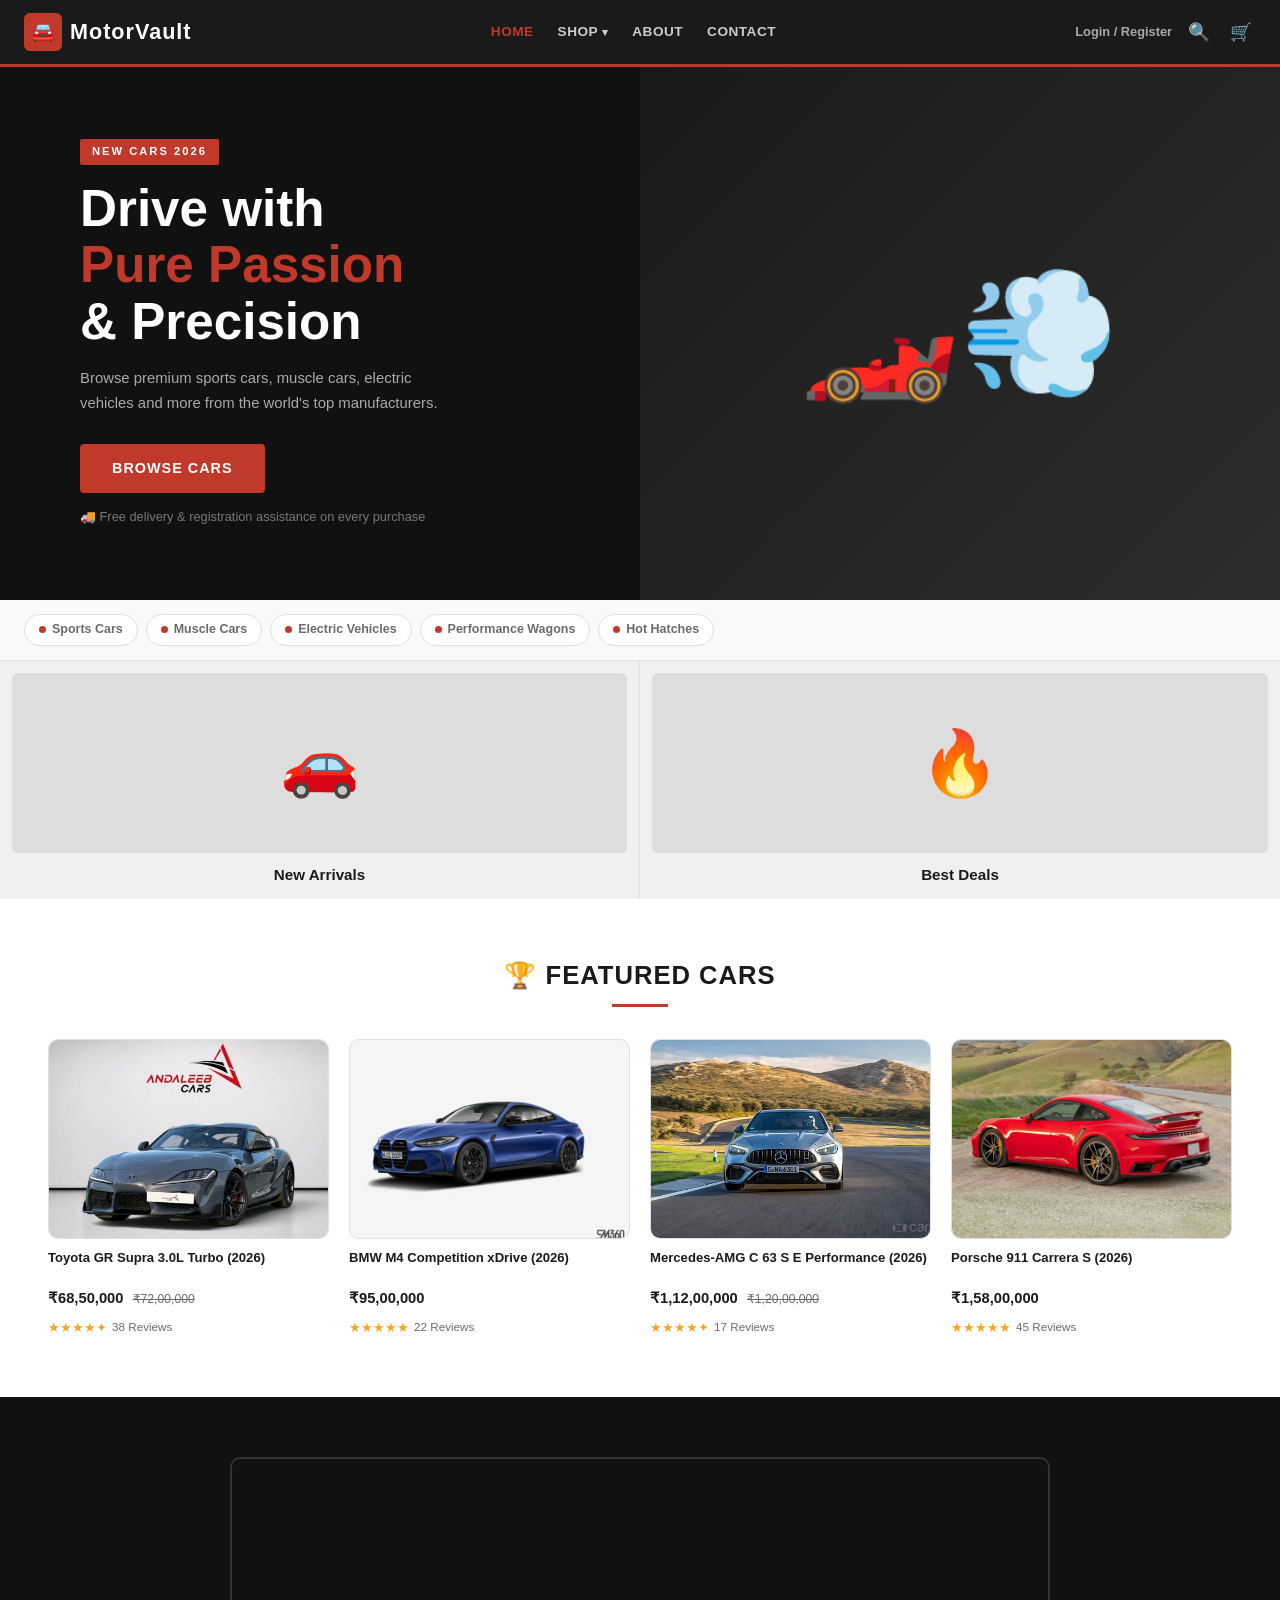
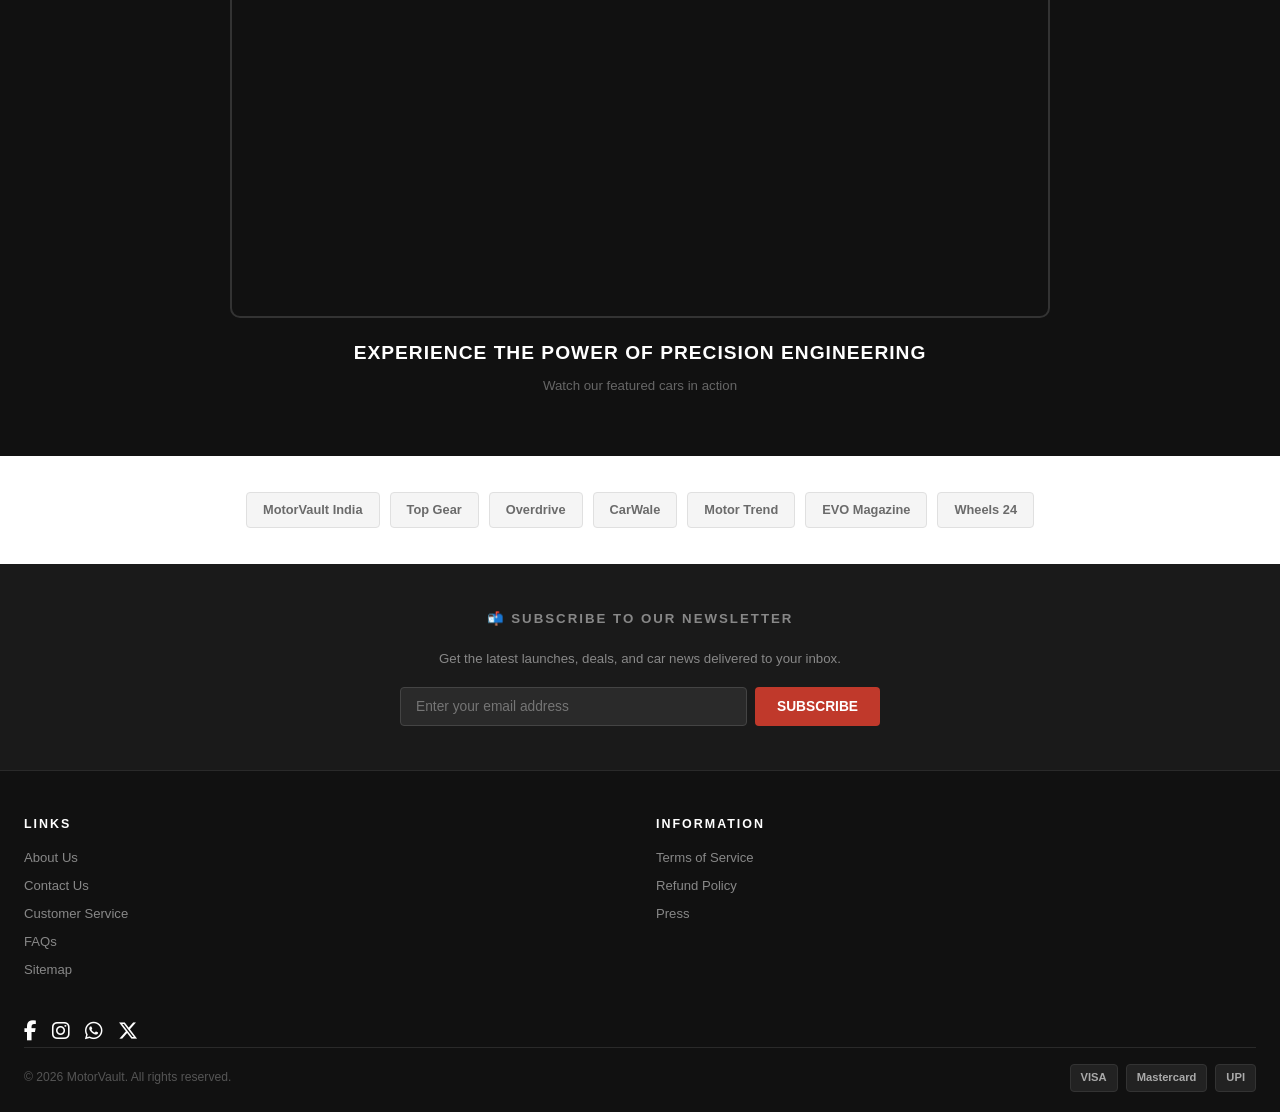
<file: index.html>
<!DOCTYPE html>
<html lang="en">

<head>
  <meta charset="UTF-8" />
  <meta name="viewport" content="width=device-width,initial-scale=1.0" />
  <title>MotorVault – Find Your Dream Car</title>
  <link rel="stylesheet" href="css/style.css" />
  <link rel="icon"
    href="data:image/svg+xml,<svg xmlns=%22http://www.w3.org/2000/svg%22 viewBox=%220 0 100 100%22><text y=%22.9em%22 font-size=%2290%22>🚘</text></svg>">
  <link rel="stylesheet" href="https://cdnjs.cloudflare.com/ajax/libs/font-awesome/6.7.2/css/all.min.css">
</head>

<body>

  <!-- HEADER -->
  <header class="header">
    <div class="header-inner">
      <a class="logo" href="index.html">
        <div class="logo-icon">🚘</div>MotorVault
      </a>
      <nav class="nav">
        <a href="index.html" class="active">Home</a>
        <a href="listing.html" class="has-drop">Shop</a>
        <a href="#about">About</a>
        <a href="#about">Contact</a>
      </nav>
      <div class="header-right">
        <a class="login-link" href="login.html">Login / Register</a>
        <button class="hamburger" id="hamburger" aria-label="Menu"><span></span><span></span><span></span></button>
        <button class="icon-btn" title="Search">🔍</button>
        <button class="icon-btn" id="cartBtn" title="Cart">
          🛒<span class="cart-badge" id="cartBadge">0</span>
        </button>
      </div>
    </div>
  </header>

  <!-- MOBILE MENU -->
  <div class="mobile-menu" id="mobileMenu">
    <a href="index.html">Home</a>
    <a href="listing.html">Shop</a>
    <a href="#about">About</a>
    <a href="#about">Contact</a>
  </div>

  <!-- HERO -->
  <section class="hero">
    <div class="hero-left">
      <span class="hero-tag">New Cars 2026</span>
      <h1 class="hero-title">
        Drive with<br><span>Pure Passion</span><br>&amp; Precision
      </h1>
      <p class="hero-sub">
        Browse premium sports cars, muscle cars, electric vehicles and more from the world's top manufacturers.
      </p>
      <a href="listing.html" class="hero-cta">Browse Cars</a>
      <p class="hero-shipping">🚚 Free delivery &amp; registration assistance on every purchase</p>
    </div>
    <div class="hero-right">🏎️💨</div>
  </section>

  <!-- TAG PILLS -->
  <div class="tag-row">
    <span class="tag-pill"><span class="dot"></span>Sports Cars</span>
    <span class="tag-pill"><span class="dot"></span>Muscle Cars</span>
    <span class="tag-pill"><span class="dot"></span>Electric Vehicles</span>
    <span class="tag-pill"><span class="dot"></span>Performance Wagons</span>
    <span class="tag-pill"><span class="dot"></span>Hot Hatches</span>
  </div>

  <!-- STORY STRIP -->
  <div class="story-strip">
    <a href="listing.html" class="story-card">
      <div class="story-thumb">🚗</div>
      <p class="story-label">New Arrivals</p>
    </a>
    <a href="listing.html" class="story-card">
      <div class="story-thumb">🔥</div>
      <p class="story-label">Best Deals</p>
    </a>
  </div>

  <!-- BEST SELLERS -->
  <div class="section">
    <h2 class="section-title">🏆 Featured Cars</h2>
    <div class="products-grid" id="bestSellers"></div>
  </div>

  <!-- VIDEO -->
  <div class="video-section">
    <div class="video-embed">
      <iframe src="https://www.youtube.com/embed/DZAdVY9kKbc?rel=0&modestbranding=1" title="Car Video" allowfullscreen>
      </iframe>
    </div>
    <p class="video-title">Experience the Power of Precision Engineering</p>
    <p class="video-sub">Watch our featured cars in action</p>
  </div>

  <!-- PRESS -->
  <div class="press-section">
    <div class="press-logos">
      <span class="press-logo">MotorVault India</span>
      <span class="press-logo">Top Gear</span>
      <span class="press-logo">Overdrive</span>
      <span class="press-logo">CarWale</span>
      <span class="press-logo">Motor Trend</span>
      <span class="press-logo">EVO Magazine</span>
      <span class="press-logo">Wheels 24</span>
    </div>
  </div>

  <!-- NEWSLETTER -->
  <div class="newsletter">
    <p class="newsletter-title">📬 Subscribe to Our Newsletter</p>
    <p>Get the latest launches, deals, and car news delivered to your inbox.</p>
    <div class="newsletter-form">
      <input type="email" id="newsletterEmail" placeholder="Enter your email address" />
      <button onclick="handleSubscribe()">Subscribe</button>
    </div>
    <p id="newsletterMsg" style="display:none; margin-top:10px; font-size:14px;"></p>
  </div>

  <!-- FOOTER -->
  <footer class="footer" id="about">
    <div class="footer-grid">
      <div class="footer-col">
        <h4>Links</h4>
        <a href="#">About Us</a><a href="#">Contact Us</a>
        <a href="#">Customer Service</a><a href="#">FAQs</a><a href="#">Sitemap</a>
      </div>
      <div class="footer-col">
        <h4>Information</h4>
        <a href="#">Terms of Service</a>
        <a href="#">Refund Policy</a><a href="#">Press</a>
      </div>
    </div>
    <div class="social-icons">
      <a href="#"><i class="fa-brands fa-facebook-f"></i></a>
      <a href="#"><i class="fa-brands fa-instagram"></i></a>
      <a href="#"><i class="fa-brands fa-whatsapp"></i></a>
      <a href="#"><i class="fa-brands fa-x-twitter"></i></a>
    </div>
    <div class="footer-bottom">
      <span>© 2026 MotorVault. All rights reserved.</span>
      <div class="pay-badges">
        <span class="pay-badge">VISA</span>
        <span class="pay-badge">Mastercard</span>
        <span class="pay-badge">UPI</span>
      </div>
    </div>
  </footer>

  <!-- TOAST -->
  <div class="toast" id="toast"></div>

  <script src="js/data.js"></script>
  <script src="js/index.js"></script>
</body>

</html>
</file>
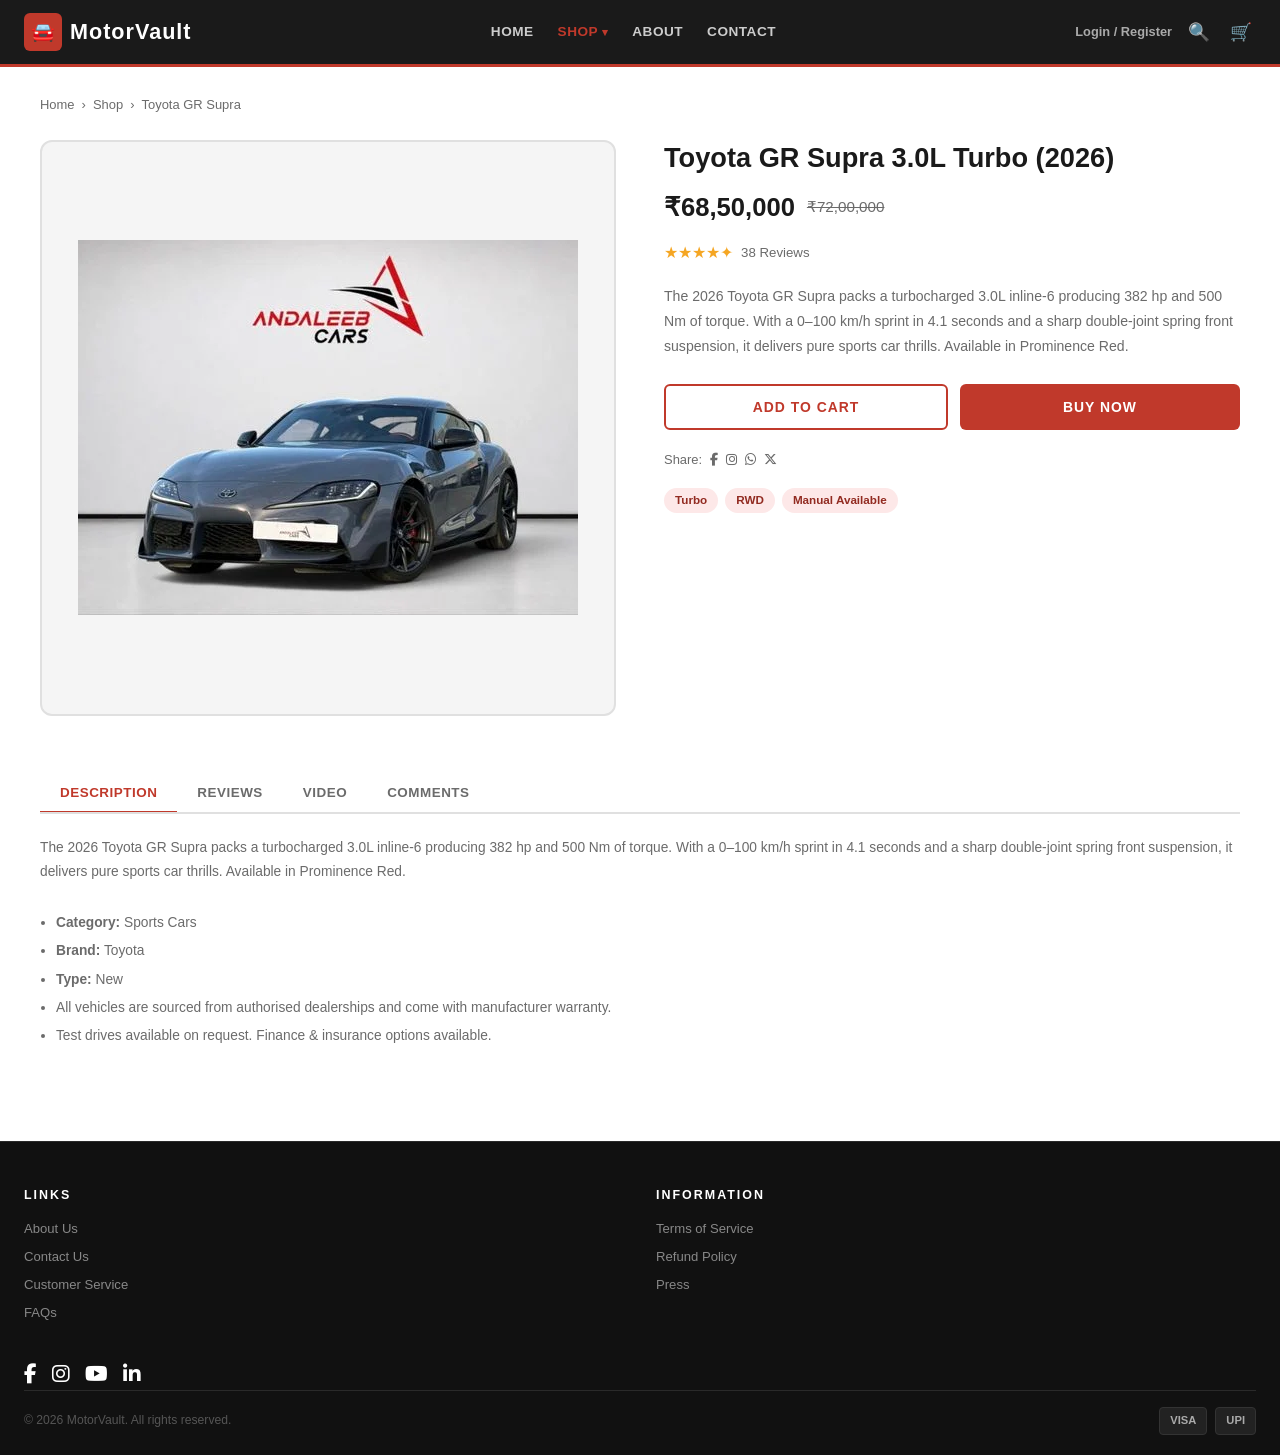
<file: detail.html>
<!DOCTYPE html>
<html lang="en">

<head>
  <meta charset="UTF-8" />
  <meta name="viewport" content="width=device-width,initial-scale=1.0" />
  <title>Car Detail – MotorVault</title>
  <link rel="stylesheet" href="css/style.css" />
  <link rel="icon"
    href="data:image/svg+xml,<svg xmlns=%22http://www.w3.org/2000/svg%22 viewBox=%220 0 100 100%22><text y=%22.9em%22 font-size=%2290%22>🚘</text></svg>">
  <link rel="stylesheet" href="https://cdnjs.cloudflare.com/ajax/libs/font-awesome/6.7.2/css/all.min.css">
</head>

<body>

  <!-- HEADER -->
  <header class="header">
    <div class="header-inner">
      <a class="logo" href="index.html">
        <div class="logo-icon">🚘</div>MotorVault
      </a>
      <nav class="nav">
        <a href="index.html">Home</a>
        <a href="listing.html" class="active has-drop">Shop</a>
        <a href="#about">About</a>
        <a href="#about">Contact</a>
      </nav>
      <div class="header-right">
        <a class="login-link" href="login.html">Login / Register</a>
        <button class="hamburger" id="hamburger" aria-label="Menu"><span></span><span></span><span></span></button>
        <button class="icon-btn" title="Search">🔍</button>
        <button class="icon-btn" id="cartBtn" title="Cart">
          🛒<span class="cart-badge" id="cartBadge">0</span>
        </button>
      </div>
    </div>
  </header>

  <!-- MOBILE MENU -->
  <div class="mobile-menu" id="mobileMenu">
    <a href="index.html">Home</a>
    <a href="listing.html">Shop</a>
    <a href="#about">About</a>
    <a href="#about">Contact</a>
  </div>

  <div class="detail-wrap">

    <!-- BREADCRUMB -->
    <div class="breadcrumb">
      <a href="index.html">Home</a>
      <span>›</span>
      <a href="listing.html">Shop</a>
      <span>›</span>
      <span id="bcProduct">Car</span>
    </div>

    <!-- DETAIL GRID -->
    <div class="detail-grid">

      <!-- LEFT: Images -->
      <div class="detail-imgs">
        <div class="main-img" id="mainImg"></div>
      </div>

      <!-- RIGHT: Info -->
      <div class="detail-info">
        <h1 class="detail-name" id="detailName">Loading…</h1>

        <div class="price-row">
          <span class="detail-price" id="dPrice">₹0</span>
          <span class="detail-old" id="dOld"></span>
        </div>

        <div class="detail-stars" id="dStars"></div>

        <p class="detail-desc" id="dDesc"></p>

        <div class="detail-actions">
          <button class="btn-cart" id="btnCart">ADD TO CART</button>
          <button class="btn-buy" id="btnBuy">Buy Now</button>
        </div>

        <div class="share-row">
          <span>Share:</span>
          <a href="#"><i class="fa-brands fa-facebook-f"></i></a>
          <a href="#"><i class="fa-brands fa-instagram"></i></a>
          <a href="#"><i class="fa-brands fa-whatsapp"></i></a>
          <a href="#"><i class="fa-brands fa-x-twitter"></i></a>
        </div>

        <div class="tags-list" id="tagsList"></div>
      </div>
    </div>

    <!-- TABS -->
    <div class="tabs">
      <button class="tab-btn active" data-tab="tabDesc">DESCRIPTION</button>
      <button class="tab-btn" data-tab="tabReviews">REVIEWS</button>
      <button class="tab-btn" data-tab="tabVideo">VIDEO</button>
      <button class="tab-btn" data-tab="tabComments">COMMENTS</button>
    </div>

    <div class="tab-pane active" id="tabDesc">
      <p id="tabDescText"></p>
      <br>
      <ul>
        <li><strong>Category:</strong> <span id="tabCat"></span></li>
        <li><strong>Brand:</strong> <span id="tabBrand"></span></li>
        <li><strong>Type:</strong> <span id="tabType"></span></li>
        <li>All vehicles are sourced from authorised dealerships and come with manufacturer warranty.</li>
        <li>Test drives available on request. Finance &amp; insurance options available.</li>
      </ul>
    </div>
    <div class="tab-pane" id="tabReviews">
      <p>⭐⭐⭐⭐⭐ — <strong>Incredible machine!</strong> Delivery was smooth and the car was exactly as described. Highly
        recommended.</p><br>
      <p>⭐⭐⭐⭐☆ — <strong>Great experience.</strong> Would recommend MotorVault to any car enthusiast looking for a
        hassle-free purchase.</p><br>
      <p>⭐⭐⭐⭐⭐ — <strong>Premium quality.</strong> Worth every rupee. Already enquiring about my next purchase!</p>
    </div>
    <div class="tab-pane" id="tabVideo">
      <div class="video-tab-box">
        ▶ Watch Vehicle Tour Video
      </div>
    </div>
    <div class="tab-pane" id="tabComments">
      <p>No comments yet. Be the first to leave a comment!</p>
    </div>

  </div>

  <!-- FOOTER -->
  <footer id="about" class="footer footer-with-margin">
    <div class="footer-grid">
      <div class="footer-col">
        <h4>Links</h4>
        <a href="#">About Us</a><a href="#">Contact Us</a>
        <a href="#">Customer Service</a><a href="#">FAQs</a>
      </div>
      <div class="footer-col">
        <h4>Information</h4>
        <a href="#">Terms of Service</a><a href="#">Refund Policy</a><a href="#">Press</a>
      </div>
    </div>
    <div class="social-icons">
      <a href="#"><i class="fa-brands fa-facebook-f"></i></a>
      <a href="#"><i class="fa-brands fa-instagram"></i></a>
      <a href="#"><i class="fa-brands fa-youtube"></i></a>
      <a href="#"><i class="fa-brands fa-linkedin-in"></i></a>
    </div>
    <div class="footer-bottom">
      <span>© 2026 MotorVault. All rights reserved.</span>
      <div class="pay-badges"><span class="pay-badge">VISA</span><span class="pay-badge">UPI</span></div>
    </div>
  </footer>

  <div class="toast" id="toast"></div>

  <script src="js/data.js"></script>
  <script src="js/detail.js"></script>
  <script>
    (function () {
      var btn = document.getElementById("hamburger");
      var menu = document.getElementById("mobileMenu");
      if (!btn || !menu) return;
      btn.addEventListener("click", function () {
        btn.classList.toggle("open");
        menu.classList.toggle("open");
        document.body.style.overflow = menu.classList.contains("open") ? "hidden" : "";
      });
      menu.querySelectorAll("a").forEach(function (a) {
        a.addEventListener("click", function () {
          btn.classList.remove("open");
          menu.classList.remove("open");
          document.body.style.overflow = "";
        });
      });
    })();
  </script>

</body>

</html>
</file>
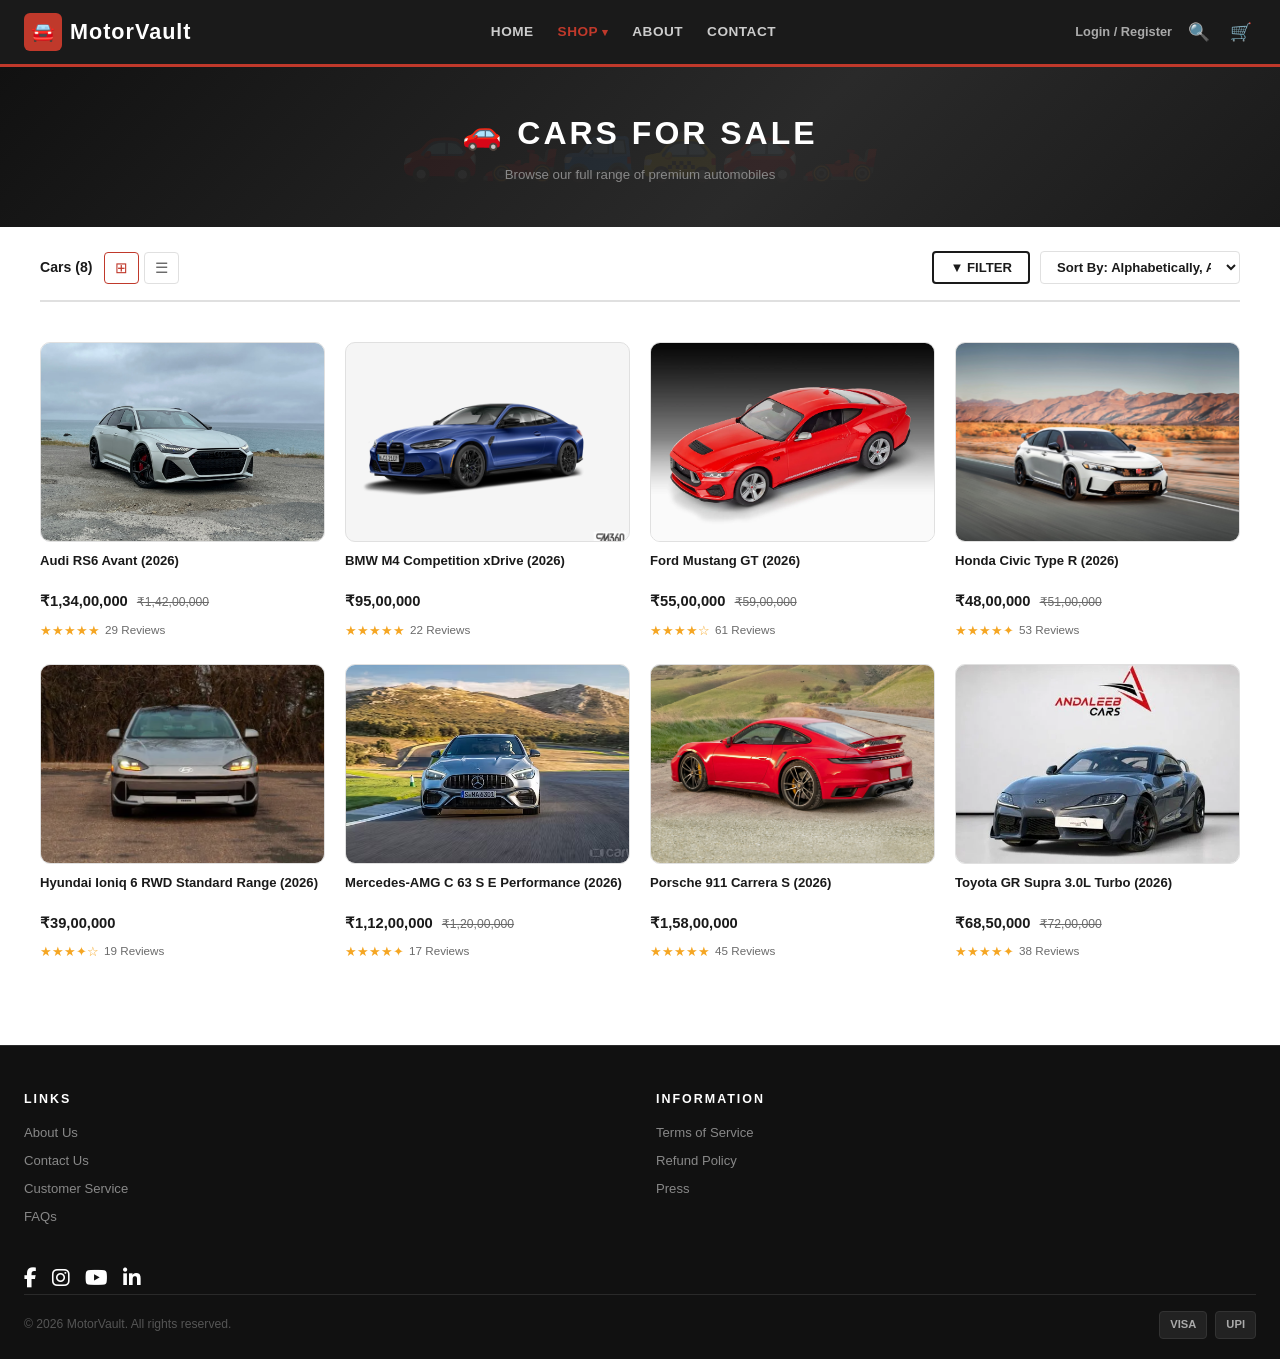
<file: listing.html>
<!DOCTYPE html>
<html lang="en">

<head>
  <meta charset="UTF-8" />
  <meta name="viewport" content="width=device-width,initial-scale=1.0" />
  <title>Shop Cars – MotorVault</title>
  <link rel="stylesheet" href="css/style.css" />
  <link rel="stylesheet" href="https://cdnjs.cloudflare.com/ajax/libs/font-awesome/6.7.2/css/all.min.css">
  <link rel="icon"
    href="data:image/svg+xml,<svg xmlns=%22http://www.w3.org/2000/svg%22 viewBox=%220 0 100 100%22><text y=%22.9em%22 font-size=%2290%22>🚘</text></svg>">
</head>

<body>

  <!-- HEADER -->
  <header class="header">
    <div class="header-inner">
      <a class="logo" href="index.html">
        <div class="logo-icon">🚘</div>MotorVault
      </a>
      <nav class="nav">
        <a href="index.html">Home</a>
        <a href="listing.html" class="active has-drop">Shop</a>
        <a href="#about">About</a>
        <a href="#about">Contact</a>
      </nav>
      <div class="header-right">
        <a class="login-link" href="login.html">Login / Register</a>
        <button class="hamburger" id="hamburger" aria-label="Menu"><span></span><span></span><span></span></button>
        <button class="icon-btn" title="Search">🔍</button>
        <button class="icon-btn" id="cartBtn" title="Cart">
          🛒<span class="cart-badge" id="cartBadge">0</span>
        </button>
      </div>
    </div>
  </header>

  <!-- MOBILE MENU -->
  <div class="mobile-menu" id="mobileMenu">
    <a href="index.html">Home</a>
    <a href="listing.html">Shop</a>
    <a href="#about">About</a>
    <a href="#about">Contact</a>
  </div>

  <!-- PAGE BANNER -->
  <div class="page-banner">
    <div class="banner-cars">🚗🏎️🚙🚕🚗🏎️</div>
    <div class="page-banner-inner">
      <h1>🚗 CARS FOR SALE</h1>
      <p>Browse our full range of premium automobiles</p>
    </div>
  </div>

  <div class="listing-wrap">

    <!-- TOOLBAR -->
    <div class="toolbar">
      <div class="toolbar-left">
        <span class="prod-count" id="prodCount">Cars (8)</span>
        <div class="view-btns">
          <button class="vbtn active" id="gridBtn" title="Grid">⊞</button>
          <button class="vbtn" id="listBtn" title="List">☰</button>
        </div>
      </div>
      <div class="toolbar-right">
        <button class="filter-btn" id="filterToggle">▼ Filter</button>
        <select class="sort-sel" id="sortSel">
          <option value="az">Sort By: Alphabetically, A–Z</option>
          <option value="za">Alphabetically, Z–A</option>
          <option value="pl">Price: Low to High</option>
          <option value="ph">Price: High to Low</option>
          <option value="rd">Best Rated</option>
        </select>
      </div>
    </div>

    <!-- ACTIVE FILTERS -->
    <div class="active-filters" id="activeTags"></div>

    <!-- FILTER PANEL -->
    <div class="filter-panel" id="filterPanel">
      <div class="filter-grid">
        <div class="fg">
          <h4>Category</h4>
          <label class="foption"><input type="checkbox" class="fc" value="Sports Cars" /> Sports Cars</label>
          <label class="foption"><input type="checkbox" class="fc" value="Muscle Cars" /> Muscle Cars</label>
          <label class="foption"><input type="checkbox" class="fc" value="Hot Hatches" /> Hot Hatches</label>
          <label class="foption"><input type="checkbox" class="fc" value="Performance Wagons" /> Performance
            Wagons</label>
          <label class="foption"><input type="checkbox" class="fc" value="Electric Cars" /> Electric Cars</label>
        </div>

        <div class="fg">
          <h4>Type</h4>
          <label class="foption"><input type="checkbox" class="ft" value="New" /> New Car</label>
        </div>

        <div class="fg">
          <h4>Rating</h4>
          <label class="foption"><input type="checkbox" class="fr" value="4" /> ★★★★☆ 4 &amp; up</label>
          <label class="foption"><input type="checkbox" class="fr" value="4.5" /> ★★★★✦ 4.5 &amp; up</label>
          <label class="foption"><input type="checkbox" class="fr" value="5" /> ★★★★★ 5 Stars only</label>
          <h4>Brand</h4>
          <label class="foption"><input type="checkbox" class="fb" value="Toyota" /> Toyota</label>
          <label class="foption"><input type="checkbox" class="fb" value="BMW" /> BMW</label>
          <label class="foption"><input type="checkbox" class="fb" value="Mercedes-AMG" /> Mercedes-AMG</label>
          <label class="foption"><input type="checkbox" class="fb" value="Porsche" /> Porsche</label>
          <label class="foption"><input type="checkbox" class="fb" value="Ford" /> Ford</label>
          <label class="foption"><input type="checkbox" class="fb" value="Audi" /> Audi</label>
          <label class="foption"><input type="checkbox" class="fb" value="Honda" /> Honda</label>
          <label class="foption"><input type="checkbox" class="fb" value="Hyundai" /> Hyundai</label>
        </div>
      </div>
      <div class="filter-actions">
        <button class="btn-reset" id="resetBtn">Reset All</button>
        <button class="btn-apply" id="applyBtn">Apply Filters</button>
      </div>
    </div>

    <!-- PRODUCT GRID -->
    <div class="listing-grid" id="listingGrid"></div>

  </div>

  <!-- FOOTER -->
  <footer class="footer footer-with-margin" id="about">
    <div class="footer-grid">
      <div class="footer-col">
        <h4>Links</h4>
        <a href="#">About Us</a><a href="#">Contact Us</a>
        <a href="#">Customer Service</a><a href="#">FAQs</a>
      </div>
      <div class="footer-col">
        <h4>Information</h4>
        <a href="#">Terms of Service</a><a href="#">Refund Policy</a><a href="#">Press</a>
      </div>
    </div>
    <div class="social-icons">
      <a href="#"><i class="fa-brands fa-facebook-f"></i></a>
      <a href="#"><i class="fa-brands fa-instagram"></i></a>
      <a href="#"><i class="fa-brands fa-youtube"></i></a>
      <a href="#"><i class="fa-brands fa-linkedin-in"></i></a>
    </div>
    <div class="footer-bottom">
      <span>© 2026 MotorVault. All rights reserved.</span>
      <div class="pay-badges"><span class="pay-badge">VISA</span><span class="pay-badge">UPI</span></div>
    </div>
  </footer>

  <div class="toast" id="toast"></div>

  <script src="js/data.js"></script>
  <script src="js/listing.js"></script>
  <script>
    (function () {
      var btn = document.getElementById("hamburger");
      var menu = document.getElementById("mobileMenu");
      if (!btn || !menu) return;
      btn.addEventListener("click", function () {
        btn.classList.toggle("open");
        menu.classList.toggle("open");
        document.body.style.overflow = menu.classList.contains("open") ? "hidden" : "";
      });
      menu.querySelectorAll("a").forEach(function (a) {
        a.addEventListener("click", function () {
          btn.classList.remove("open");
          menu.classList.remove("open");
          document.body.style.overflow = "";
        });
      });
    })();
  </script>

</body>

</html>
</file>
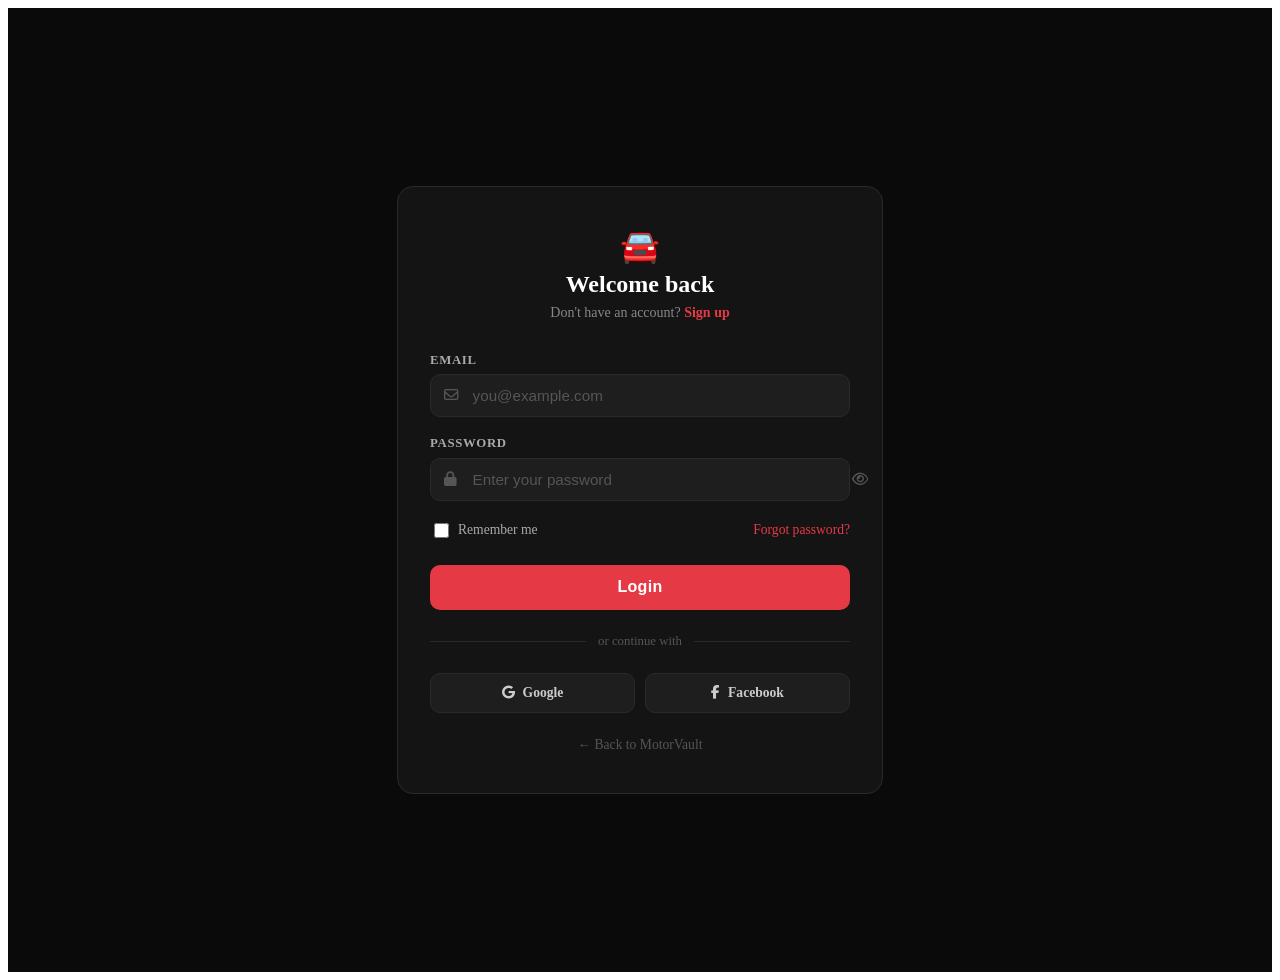
<file: login.html>
<!DOCTYPE html>
<html lang="en">

<head>
    <meta charset="UTF-8" />
    <meta name="viewport" content="width=device-width,initial-scale=1.0" />
    <title>Login – MotorVault</title>
    <link rel="icon"
        href="data:image/svg+xml,<svg xmlns=%22http://www.w3.org/2000/svg%22 viewBox=%220 0 100 100%22><text y=%22.9em%22 font-size=%2290%22>🚘</text></svg>">
    <link rel="stylesheet" href="https://cdnjs.cloudflare.com/ajax/libs/font-awesome/6.7.2/css/all.min.css">
    <style>
        .auth-wrapper {
            min-height: 100vh;
            display: flex;
            align-items: center;
            justify-content: center;
            background: #0a0a0a;
            padding: 2rem 1rem;
        }

        .auth-card {
            background: #141414;
            border: 1px solid #2a2a2a;
            border-radius: 16px;
            padding: 2.5rem 2rem;
            width: 100%;
            max-width: 420px;
        }

        .auth-logo {
            text-align: center;
            font-size: 2rem;
            margin-bottom: 0.4rem;
        }

        .auth-title {
            text-align: center;
            font-size: 1.5rem;
            font-weight: 700;
            color: #fff;
            margin: 0 0 0.4rem;
        }

        .auth-sub {
            text-align: center;
            font-size: 0.875rem;
            color: #888;
            margin: 0 0 2rem;
        }

        .auth-sub a {
            color: #e63946;
            text-decoration: none;
            font-weight: 600;
        }

        .auth-sub a:hover {
            text-decoration: underline;
        }

        .form-group {
            margin-bottom: 1.2rem;
        }

        .form-group label {
            display: block;
            font-size: 0.8rem;
            font-weight: 600;
            color: #aaa;
            margin-bottom: 0.4rem;
            text-transform: uppercase;
            letter-spacing: 0.05em;
        }

        .input-wrap {
            position: relative;
        }

        .input-wrap i {
            position: absolute;
            left: 14px;
            top: 50%;
            transform: translateY(-50%);
            color: #555;
            font-size: 0.9rem;
        }

        .input-wrap input {
            width: 100%;
            background: #1e1e1e;
            border: 1px solid #2a2a2a;
            border-radius: 10px;
            padding: 0.75rem 2.8rem 0.75rem 2.6rem;
            color: #fff;
            font-size: 0.95rem;
            outline: none;
            transition: border 0.2s;
            box-sizing: border-box;
        }

        .input-wrap input:focus {
            border-color: #e63946;
        }

        .input-wrap input::placeholder {
            color: #555;
        }

        .toggle-pw {
            position: absolute;
            right: 12px;
            top: 50%;
            transform: translateY(-50%);
            background: none;
            border: none;
            color: #555;
            cursor: pointer;
            font-size: 1rem;
            padding: 0;
            line-height: 1;
        }

        .toggle-pw:hover {
            color: #aaa;
        }

        .form-options {
            display: flex;
            justify-content: space-between;
            align-items: center;
            margin-bottom: 1.5rem;
        }

        .remember-label {
            display: flex;
            align-items: center;
            gap: 6px;
            font-size: 0.85rem;
            color: #aaa;
            cursor: pointer;
        }

        .remember-label input[type="checkbox"] {
            accent-color: #e63946;
            width: 15px;
            height: 15px;
        }

        .forgot-link {
            font-size: 0.85rem;
            color: #e63946;
            text-decoration: none;
        }

        .forgot-link:hover {
            text-decoration: underline;
        }

        .auth-btn {
            width: 100%;
            padding: 0.85rem;
            background: #e63946;
            color: #fff;
            border: none;
            border-radius: 10px;
            font-size: 1rem;
            font-weight: 700;
            cursor: pointer;
            transition: background 0.2s, transform 0.1s;
            letter-spacing: 0.02em;
        }

        .auth-btn:hover {
            background: #c1121f;
        }

        .auth-btn:active {
            transform: scale(0.98);
        }

        .divider {
            display: flex;
            align-items: center;
            gap: 12px;
            margin: 1.5rem 0;
        }

        .divider span {
            flex: 1;
            height: 1px;
            background: #2a2a2a;
        }

        .divider p {
            font-size: 0.8rem;
            color: #555;
            margin: 0;
            white-space: nowrap;
        }

        .social-btns {
            display: flex;
            gap: 10px;
        }

        .social-btn {
            flex: 1;
            padding: 0.7rem;
            background: #1e1e1e;
            border: 1px solid #2a2a2a;
            border-radius: 10px;
            color: #ccc;
            font-size: 0.85rem;
            font-weight: 600;
            cursor: pointer;
            display: flex;
            align-items: center;
            justify-content: center;
            gap: 8px;
            transition: border 0.2s, color 0.2s;
            text-decoration: none;
        }

        .social-btn:hover {
            border-color: #555;
            color: #fff;
        }

        .auth-msg {
            margin-top: 1rem;
            padding: 10px 14px;
            border-radius: 8px;
            font-size: 0.875rem;
            display: none;
        }

        .auth-msg.error {
            background: #2d0a0a;
            color: #ff6b6b;
            border: 1px solid #5c1a1a;
            display: block;
        }

        .auth-msg.success {
            background: #0a2d14;
            color: #6bffaa;
            border: 1px solid #1a5c34;
            display: block;
        }

        .back-home {
            display: block;
            text-align: center;
            margin-top: 1.5rem;
            font-size: 0.85rem;
            color: #555;
            text-decoration: none;
            transition: color 0.2s;
        }

        .back-home:hover {
            color: #aaa;
        }

        @media (max-width: 480px) {
            .auth-card {
                padding: 2rem 1.25rem;
            }

            .social-btns {
                flex-direction: column;
            }
        }
    </style>
</head>

<body>

    <div class="auth-wrapper">
        <div class="auth-card">
            <div class="auth-logo">🚘</div>
            <h1 class="auth-title">Welcome back</h1>
            <p class="auth-sub">Don't have an account? <a href="register.html">Sign up</a></p>

            <div class="form-group">
                <label for="loginEmail">Email</label>
                <div class="input-wrap">
                    <i class="fa-regular fa-envelope"></i>
                    <input type="email" id="loginEmail" placeholder="you@example.com" autocomplete="email" />
                </div>
            </div>

            <div class="form-group">
                <label for="loginPassword">Password</label>
                <div class="input-wrap">
                    <i class="fa-solid fa-lock"></i>
                    <input type="password" id="loginPassword" placeholder="Enter your password"
                        autocomplete="current-password" />
                    <button class="toggle-pw" onclick="togglePw('loginPassword', this)" type="button"
                        aria-label="Show password">
                        <i class="fa-regular fa-eye"></i>
                    </button>
                </div>
            </div>

            <div class="form-options">
                <label class="remember-label">
                    <input type="checkbox" id="rememberMe" /> Remember me
                </label>
                <a href="#" class="forgot-link" onclick="alert('Password reset coming soon!'); return false;">Forgot
                    password?</a>
            </div>

            <button class="auth-btn" onclick="handleLogin()">Login</button>
            <div class="auth-msg" id="loginMsg"></div>

            <div class="divider"><span></span>
                <p>or continue with</p><span></span>
            </div>

            <div class="social-btns">
                <a href="#" class="social-btn" onclick="alert('Google login coming soon!'); return false;">
                    <i class="fa-brands fa-google"></i> Google
                </a>
                <a href="#" class="social-btn" onclick="alert('Facebook login coming soon!'); return false;">
                    <i class="fa-brands fa-facebook-f"></i> Facebook
                </a>
            </div>

            <a href="index.html" class="back-home">← Back to MotorVault</a>
        </div>
    </div>

    <script>
        function togglePw(id, btn) {
            const input = document.getElementById(id);
            const icon = btn.querySelector('i');
            if (input.type === 'password') {
                input.type = 'text';
                icon.className = 'fa-regular fa-eye-slash';
            } else {
                input.type = 'password';
                icon.className = 'fa-regular fa-eye';
            }
        }

        function handleLogin() {
            const email = document.getElementById('loginEmail').value.trim();
            const password = document.getElementById('loginPassword').value.trim();
            const msg = document.getElementById('loginMsg');
            const emailRegex = /^[^\s@]+@[^\s@]+\.[^\s@]+$/;

            msg.className = 'auth-msg';

            if (!email || !password) {
                msg.textContent = '⚠️ Please fill in all fields.';
                msg.classList.add('error');
                return;
            }

            if (!emailRegex.test(email)) {
                msg.textContent = '⚠️ Please enter a valid email address.';
                msg.classList.add('error');
                return;
            }

            if (password.length < 6) {
                msg.textContent = '⚠️ Password must be at least 6 characters.';
                msg.classList.add('error');
                return;
            }

            const users = JSON.parse(localStorage.getItem('mv_users') || '[]');
            const user = users.find(u => u.email === email && u.password === password);

            if (!user) {
                msg.textContent = '⚠️ Invalid email or password.';
                msg.classList.add('error');
                return;
            }

            localStorage.setItem('mv_loggedIn', JSON.stringify(user));
            msg.textContent = '✓ Login successful! Redirecting...';
            msg.classList.add('success');
            setTimeout(() => { window.location.href = 'index.html'; }, 1200);
        }

        document.addEventListener('keydown', e => {
            if (e.key === 'Enter') handleLogin();
        });
    </script>

</body>

</html>
</file>
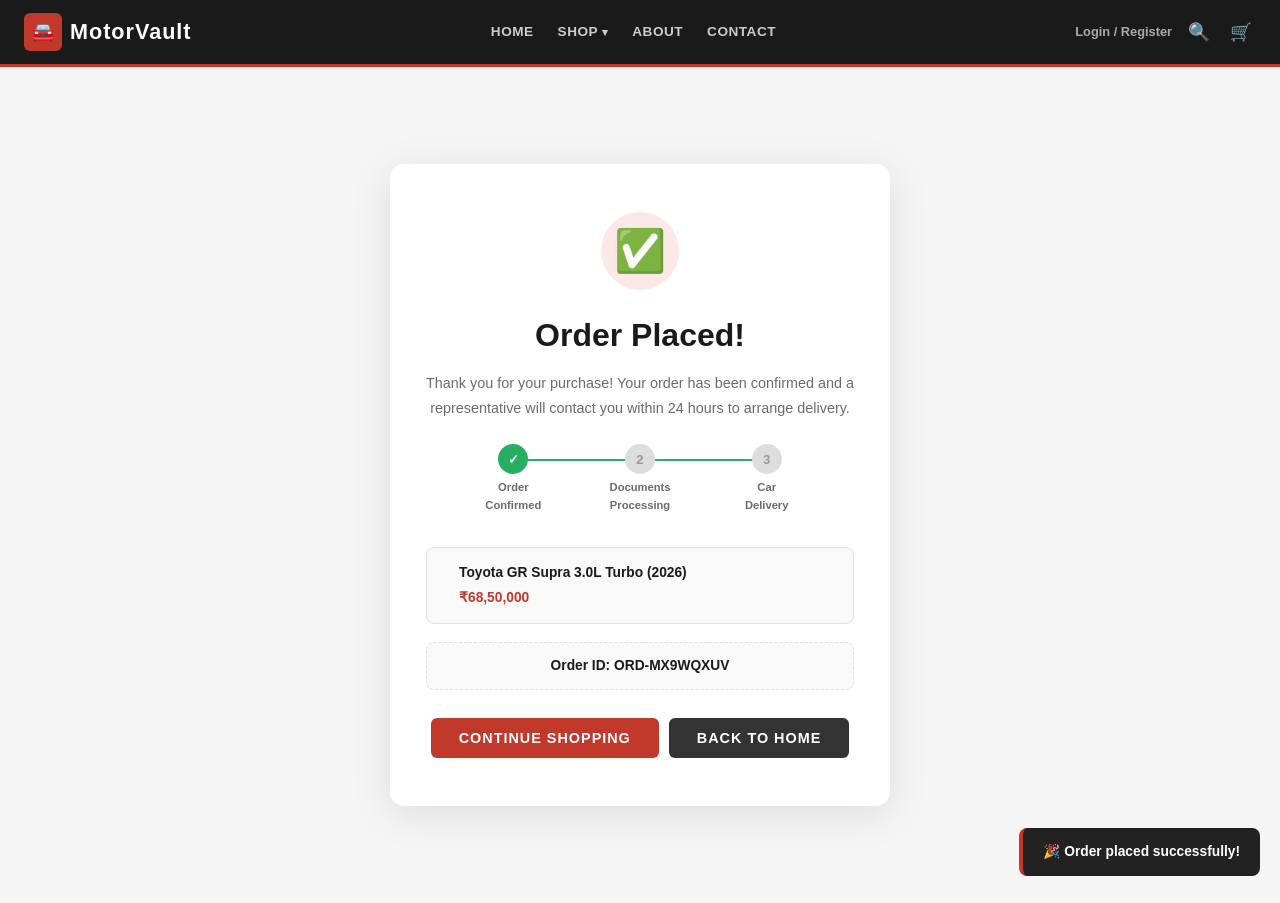
<file: order.html>
<!DOCTYPE html>
<html lang="en">

<head>
  <meta charset="UTF-8" />
  <meta name="viewport" content="width=device-width,initial-scale=1.0" />
  <title>Order Placed – MotorVault</title>
  <link rel="stylesheet" href="css/style.css" />
  <link rel="icon"
    href="data:image/svg+xml,<svg xmlns=%22http://www.w3.org/2000/svg%22 viewBox=%220 0 100 100%22><text y=%22.9em%22 font-size=%2290%22>🚘</text></svg>">
  <link rel="stylesheet" href="https://cdnjs.cloudflare.com/ajax/libs/font-awesome/6.7.2/css/all.min.css">
</head>

<body>

  <!-- HEADER -->
  <header class="header">
    <div class="header-inner">
      <a class="logo" href="index.html">
        <div class="logo-icon">🚘</div>MotorVault
      </a>
      <nav class="nav">
        <a href="index.html">Home</a>
        <a href="listing.html" class="has-drop">Shop</a>
        <a href="#about">About</a>
        <a href="#about">Contact</a>
      </nav>
      <div class="header-right">
        <a class="login-link" href="login.html">Login / Register</a>
        <button class="hamburger" id="hamburger" aria-label="Menu"><span></span><span></span><span></span></button>
        <button class="icon-btn" title="Search">🔍</button>
        <button class="icon-btn" id="cartBtn" title="Cart">
          🛒<span class="cart-badge" id="cartBadge">0</span>
        </button>
      </div>
    </div>
  </header>

  <!-- MOBILE MENU -->
  <div class="mobile-menu" id="mobileMenu">
    <a href="index.html">Home</a>
    <a href="listing.html">Shop</a>
    <a href="#about">About</a>
    <a href="#about">Contact</a>
  </div>

  <div class="order-page">
    <div class="order-card">

      <div class="order-icon">✅</div>
      <h2 class="order-title">Order Placed!</h2>
      <p class="order-sub">
        Thank you for your purchase! Your order has been confirmed and a representative will contact you within 24 hours
        to arrange delivery.
      </p>

      <!-- Order Steps -->
      <div class="order-steps">
        <div class="ostep">
          <div class="ostep-dot">✓</div>
          <div class="ostep-label">Order<br>Confirmed</div>
        </div>
        <div class="ostep">
          <div class="ostep-dot inactive">2</div>
          <div class="ostep-label">Documents<br>Processing</div>
        </div>
        <div class="ostep">
          <div class="ostep-dot inactive">3</div>
          <div class="ostep-label">Car<br>Delivery</div>
        </div>
      </div>

      <!-- Product Preview -->
      <div class="order-product-preview">
        <div class="opp-emoji" id="oppEmoji">🏎️</div>
        <div>
          <div class="opp-name" id="oppName">Car Name</div>
          <div class="opp-price" id="oppPrice">₹0</div>
        </div>
      </div>

      <div class="order-id-box" id="orderIdBox">Order ID: ORD-XXXXXX</div>

      <div class="order-actions">
        <button class="btn-continue" id="continueBtn">Continue Shopping</button>
        <button class="btn-continue btn-continue-dark" id="homeBtn">Back to Home</button>
      </div>

    </div>
  </div>

  <div class="toast" id="toast"></div>

  <script src="js/data.js"></script>
  <script src="js/order.js"></script>
  <script>
    (function () {
      var btn = document.getElementById("hamburger");
      var menu = document.getElementById("mobileMenu");
      if (!btn || !menu) return;
      btn.addEventListener("click", function () {
        btn.classList.toggle("open");
        menu.classList.toggle("open");
        document.body.style.overflow = menu.classList.contains("open") ? "hidden" : "";
      });
      menu.querySelectorAll("a").forEach(function (a) {
        a.addEventListener("click", function () {
          btn.classList.remove("open");
          menu.classList.remove("open");
          document.body.style.overflow = "";
        });
      });
    })();
  </script>

</body>

</html>
</file>
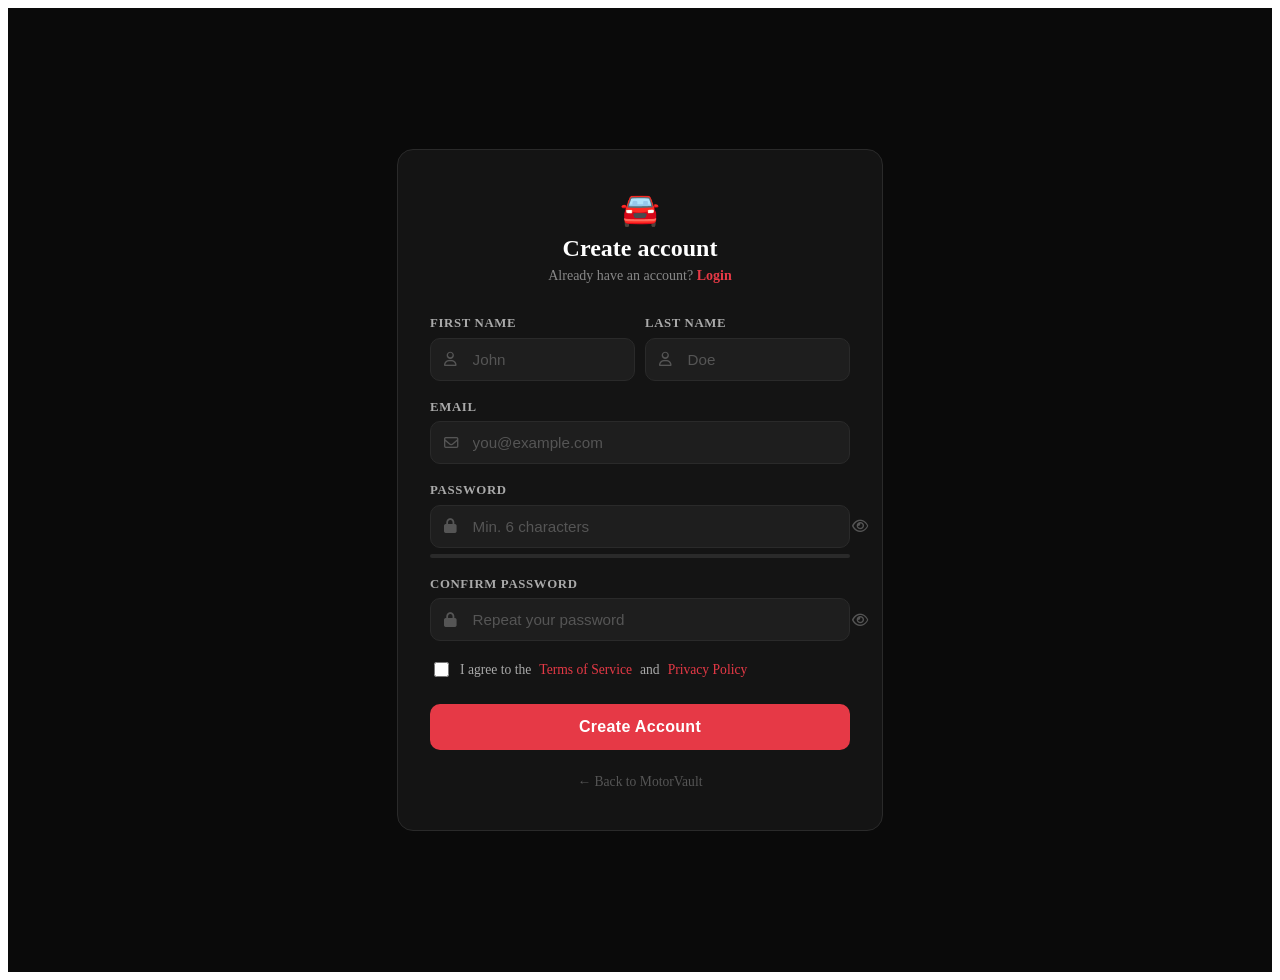
<file: register.html>
<!DOCTYPE html>
<html lang="en">

<head>
    <meta charset="UTF-8" />
    <meta name="viewport" content="width=device-width,initial-scale=1.0" />
    <title>Register – MotorVault</title>
    <link rel="icon"
        href="data:image/svg+xml,<svg xmlns=%22http://www.w3.org/2000/svg%22 viewBox=%220 0 100 100%22><text y=%22.9em%22 font-size=%2290%22>🚘</text></svg>">
    <link rel="stylesheet" href="https://cdnjs.cloudflare.com/ajax/libs/font-awesome/6.7.2/css/all.min.css">
    <style>
        .auth-wrapper {
            min-height: 100vh;
            display: flex;
            align-items: center;
            justify-content: center;
            background: #0a0a0a;
            padding: 2rem 1rem;
        }

        .auth-card {
            background: #141414;
            border: 1px solid #2a2a2a;
            border-radius: 16px;
            padding: 2.5rem 2rem;
            width: 100%;
            max-width: 420px;
        }

        .auth-logo {
            text-align: center;
            font-size: 2rem;
            margin-bottom: 0.4rem;
        }

        .auth-title {
            text-align: center;
            font-size: 1.5rem;
            font-weight: 700;
            color: #fff;
            margin: 0 0 0.4rem;
        }

        .auth-sub {
            text-align: center;
            font-size: 0.875rem;
            color: #888;
            margin: 0 0 2rem;
        }

        .auth-sub a {
            color: #e63946;
            text-decoration: none;
            font-weight: 600;
        }

        .auth-sub a:hover {
            text-decoration: underline;
        }

        .name-row {
            display: grid;
            grid-template-columns: 1fr 1fr;
            gap: 10px;
        }

        .form-group {
            margin-bottom: 1.2rem;
        }

        .form-group label {
            display: block;
            font-size: 0.8rem;
            font-weight: 600;
            color: #aaa;
            margin-bottom: 0.4rem;
            text-transform: uppercase;
            letter-spacing: 0.05em;
        }

        .input-wrap {
            position: relative;
        }

        .input-wrap i {
            position: absolute;
            left: 14px;
            top: 50%;
            transform: translateY(-50%);
            color: #555;
            font-size: 0.9rem;
        }

        .input-wrap input {
            width: 100%;
            background: #1e1e1e;
            border: 1px solid #2a2a2a;
            border-radius: 10px;
            padding: 0.75rem 2.8rem 0.75rem 2.6rem;
            color: #fff;
            font-size: 0.95rem;
            outline: none;
            transition: border 0.2s;
            box-sizing: border-box;
        }

        .input-wrap input:focus {
            border-color: #e63946;
        }

        .input-wrap input::placeholder {
            color: #555;
        }

        .toggle-pw {
            position: absolute;
            right: 12px;
            top: 50%;
            transform: translateY(-50%);
            background: none;
            border: none;
            color: #555;
            cursor: pointer;
            font-size: 1rem;
            padding: 0;
            line-height: 1;
        }

        .toggle-pw:hover {
            color: #aaa;
        }

        .strength-bar {
            height: 4px;
            border-radius: 4px;
            background: #2a2a2a;
            margin-top: 6px;
            overflow: hidden;
        }

        .strength-fill {
            height: 100%;
            border-radius: 4px;
            transition: width 0.3s, background 0.3s;
            width: 0%;
        }

        .strength-text {
            font-size: 0.75rem;
            margin-top: 4px;
            color: #555;
        }

        .terms-label {
            display: flex;
            align-items: flex-start;
            gap: 8px;
            font-size: 0.85rem;
            color: #aaa;
            cursor: pointer;
            margin-bottom: 1.5rem;
            line-height: 1.4;
        }

        .terms-label input[type="checkbox"] {
            accent-color: #e63946;
            width: 15px;
            height: 15px;
            margin-top: 2px;
            flex-shrink: 0;
        }

        .terms-label a {
            color: #e63946;
            text-decoration: none;
        }

        .terms-label a:hover {
            text-decoration: underline;
        }

        .auth-btn {
            width: 100%;
            padding: 0.85rem;
            background: #e63946;
            color: #fff;
            border: none;
            border-radius: 10px;
            font-size: 1rem;
            font-weight: 700;
            cursor: pointer;
            transition: background 0.2s, transform 0.1s;
            letter-spacing: 0.02em;
        }

        .auth-btn:hover {
            background: #c1121f;
        }

        .auth-btn:active {
            transform: scale(0.98);
        }

        .auth-msg {
            margin-top: 1rem;
            padding: 10px 14px;
            border-radius: 8px;
            font-size: 0.875rem;
            display: none;
        }

        .auth-msg.error {
            background: #2d0a0a;
            color: #ff6b6b;
            border: 1px solid #5c1a1a;
            display: block;
        }

        .auth-msg.success {
            background: #0a2d14;
            color: #6bffaa;
            border: 1px solid #1a5c34;
            display: block;
        }

        .back-home {
            display: block;
            text-align: center;
            margin-top: 1.5rem;
            font-size: 0.85rem;
            color: #555;
            text-decoration: none;
            transition: color 0.2s;
        }

        .back-home:hover {
            color: #aaa;
        }

        @media (max-width: 480px) {
            .auth-card {
                padding: 2rem 1.25rem;
            }

            .name-row {
                grid-template-columns: 1fr;
            }
        }
    </style>
</head>

<body>

    <div class="auth-wrapper">
        <div class="auth-card">
            <div class="auth-logo">🚘</div>
            <h1 class="auth-title">Create account</h1>
            <p class="auth-sub">Already have an account? <a href="login.html">Login</a></p>

            <div class="name-row">
                <div class="form-group">
                    <label for="firstName">First name</label>
                    <div class="input-wrap">
                        <i class="fa-regular fa-user"></i>
                        <input type="text" id="firstName" placeholder="John" autocomplete="given-name" />
                    </div>
                </div>
                <div class="form-group">
                    <label for="lastName">Last name</label>
                    <div class="input-wrap">
                        <i class="fa-regular fa-user"></i>
                        <input type="text" id="lastName" placeholder="Doe" autocomplete="family-name" />
                    </div>
                </div>
            </div>

            <div class="form-group">
                <label for="regEmail">Email</label>
                <div class="input-wrap">
                    <i class="fa-regular fa-envelope"></i>
                    <input type="email" id="regEmail" placeholder="you@example.com" autocomplete="email" />
                </div>
            </div>

            <div class="form-group">
                <label for="regPassword">Password</label>
                <div class="input-wrap">
                    <i class="fa-solid fa-lock"></i>
                    <input type="password" id="regPassword" placeholder="Min. 6 characters" autocomplete="new-password"
                        oninput="checkStrength(this.value)" />
                    <button class="toggle-pw" onclick="togglePw('regPassword', this)" type="button"
                        aria-label="Show password">
                        <i class="fa-regular fa-eye"></i>
                    </button>
                </div>
                <div class="strength-bar">
                    <div class="strength-fill" id="strengthFill"></div>
                </div>
                <p class="strength-text" id="strengthText"></p>
            </div>

            <div class="form-group">
                <label for="confirmPassword">Confirm password</label>
                <div class="input-wrap">
                    <i class="fa-solid fa-lock"></i>
                    <input type="password" id="confirmPassword" placeholder="Repeat your password"
                        autocomplete="new-password" />
                    <button class="toggle-pw" onclick="togglePw('confirmPassword', this)" type="button"
                        aria-label="Show password">
                        <i class="fa-regular fa-eye"></i>
                    </button>
                </div>
            </div>

            <label class="terms-label">
                <input type="checkbox" id="agreeTerms" />
                I agree to the <a href="#" onclick="return false;">Terms of Service</a> and <a href="#"
                    onclick="return false;">Privacy Policy</a>
            </label>

            <button class="auth-btn" onclick="handleRegister()">Create Account</button>
            <div class="auth-msg" id="regMsg"></div>

            <a href="index.html" class="back-home">← Back to MotorVault</a>
        </div>
    </div>

    <script>
        function togglePw(id, btn) {
            const input = document.getElementById(id);
            const icon = btn.querySelector('i');
            if (input.type === 'password') {
                input.type = 'text';
                icon.className = 'fa-regular fa-eye-slash';
            } else {
                input.type = 'password';
                icon.className = 'fa-regular fa-eye';
            }
        }

        function checkStrength(val) {
            const fill = document.getElementById('strengthFill');
            const text = document.getElementById('strengthText');
            let score = 0;
            if (val.length >= 6) score++;
            if (val.length >= 10) score++;
            if (/[A-Z]/.test(val)) score++;
            if (/[0-9]/.test(val)) score++;
            if (/[^A-Za-z0-9]/.test(val)) score++;

            const levels = [
                { w: '0%', color: '#2a2a2a', label: '' },
                { w: '25%', color: '#e63946', label: 'Weak' },
                { w: '50%', color: '#f4a261', label: 'Fair' },
                { w: '75%', color: '#2a9d8f', label: 'Good' },
                { w: '100%', color: '#27ae60', label: 'Strong' },
            ];
            const lvl = val.length === 0 ? 0 : Math.min(score, 4);
            fill.style.width = levels[lvl].w;
            fill.style.background = levels[lvl].color;
            text.textContent = levels[lvl].label;
            text.style.color = levels[lvl].color;
        }

        function handleRegister() {
            const firstName = document.getElementById('firstName').value.trim();
            const lastName = document.getElementById('lastName').value.trim();
            const email = document.getElementById('regEmail').value.trim();
            const password = document.getElementById('regPassword').value.trim();
            const confirm = document.getElementById('confirmPassword').value.trim();
            const agreed = document.getElementById('agreeTerms').checked;
            const msg = document.getElementById('regMsg');
            const emailRegex = /^[^\s@]+@[^\s@]+\.[^\s@]+$/;

            msg.className = 'auth-msg';

            if (!firstName || !lastName || !email || !password || !confirm) {
                msg.textContent = '⚠️ Please fill in all fields.';
                msg.classList.add('error'); return;
            }
            if (!emailRegex.test(email)) {
                msg.textContent = '⚠️ Please enter a valid email address.';
                msg.classList.add('error'); return;
            }
            if (password.length < 6) {
                msg.textContent = '⚠️ Password must be at least 6 characters.';
                msg.classList.add('error'); return;
            }
            if (password !== confirm) {
                msg.textContent = '⚠️ Passwords do not match.';
                msg.classList.add('error'); return;
            }
            if (!agreed) {
                msg.textContent = '⚠️ Please agree to the Terms of Service.';
                msg.classList.add('error'); return;
            }

            const users = JSON.parse(localStorage.getItem('mv_users') || '[]');
            if (users.find(u => u.email === email)) {
                msg.textContent = '⚠️ This email is already registered. Try logging in.';
                msg.classList.add('error'); return;
            }

            users.push({ firstName, lastName, email, password });
            localStorage.setItem('mv_users', JSON.stringify(users));

            msg.textContent = '✓ Account created! Redirecting to login...';
            msg.classList.add('success');
            setTimeout(() => { window.location.href = 'login.html'; }, 1500);
        }

        document.addEventListener('keydown', e => {
            if (e.key === 'Enter') handleRegister();
        });
    </script>

</body>

</html>
</file>
<file: css/style.css>
*,
*::before,
*::after {
  box-sizing: border-box;
  margin: 0;
  padding: 0;
}

html {
  scroll-behavior: smooth;
}

:root {
  --red: #c0392b;
  --red-dark: #922b21;
  --dark: #1a1a1a;
  --gray: #6b6b6b;
  --light: #f5f5f5;
  --white: #ffffff;
  --border: #e0e0e0;
  --star: #f5a623;
  --green: #27ae60;
  --header-h: 64px;
}

body {
  font-family: 'Segoe UI', Arial, sans-serif;
  background: #fff;
  color: var(--dark);
  line-height: 1.6;
}

a {
  text-decoration: none;
  color: inherit;
}

img {
  max-width: 100%;
  display: block;
}

button {
  cursor: pointer;
  border: none;
  outline: none;
  font-family: inherit;
}

/* ===== HEADER ===== */
.header {
  background: var(--dark);
  position: sticky;
  top: 0;
  z-index: 200;
  border-bottom: 3px solid var(--red);
}

.header-inner {
  max-width: 1280px;
  margin: 0 auto;
  display: flex;
  align-items: center;
  justify-content: space-between;
  padding: 0 24px;
  height: var(--header-h);
  gap: 16px;
}

.logo {
  display: flex;
  align-items: center;
  gap: 8px;
  font-size: 1.35rem;
  font-weight: 900;
  color: #fff;
  letter-spacing: 1px;
  cursor: pointer;
  flex-shrink: 0;
}

.logo-icon {
  background: var(--red);
  color: white;
  width: 38px;
  height: 38px;
  border-radius: 6px;
  display: flex;
  align-items: center;
  justify-content: center;
  font-size: 1.2rem;
}

/* Desktop nav */
.nav {
  display: flex;
  align-items: center;
  gap: 24px;
  flex: 1;
  justify-content: center;
}

.nav a {
  font-size: 0.85rem;
  font-weight: 600;
  color: #ccc;
  transition: color 0.2s;
  text-transform: uppercase;
  letter-spacing: 0.5px;
  white-space: nowrap;
}

.nav a:hover,
.nav a.active {
  color: var(--red);
}

.nav a.has-drop::after {
  content: ' ▾';
  font-size: 0.7rem;
}

.header-right {
  display: flex;
  align-items: center;
  gap: 12px;
  flex-shrink: 0;
}

.login-link {
  font-size: 0.8rem;
  font-weight: 600;
  color: #aaa;
  transition: color 0.2s;
  white-space: nowrap;
}

.login-link:hover {
  color: #fff;
}

.icon-btn {
  background: none;
  color: #ccc;
  font-size: 1.1rem;
  transition: color 0.2s;
  position: relative;
  padding: 4px;
}

.icon-btn:hover {
  color: #fff;
}

.cart-badge {
  position: absolute;
  top: -4px;
  right: -6px;
  background: var(--red);
  color: #fff;
  font-size: 0.58rem;
  font-weight: 800;
  width: 16px;
  height: 16px;
  border-radius: 50%;
  display: none;
  align-items: center;
  justify-content: center;
}

/* Hamburger */
.hamburger {
  display: none;
  flex-direction: column;
  gap: 5px;
  background: none;
  padding: 6px;
  z-index: 300;
}

.hamburger span {
  display: block;
  width: 22px;
  height: 2px;
  background: #ccc;
  border-radius: 2px;
  transition: all 0.3s;
}

.hamburger.open span:nth-child(1) {
  transform: translateY(7px) rotate(45deg);
}

.hamburger.open span:nth-child(2) {
  opacity: 0;
}

.hamburger.open span:nth-child(3) {
  transform: translateY(-7px) rotate(-45deg);
}

/* Mobile menu overlay */
.mobile-menu {
  display: none;
  position: fixed;
  top: var(--header-h);
  left: 0;
  right: 0;
  bottom: 0;
  background: rgba(0, 0, 0, 0.96);
  z-index: 190;
  flex-direction: column;
  align-items: center;
  justify-content: center;
  gap: 32px;
  padding: 40px 24px;
}

.mobile-menu.open {
  display: flex;
}

.mobile-menu a {
  font-size: 1.4rem;
  font-weight: 800;
  color: #fff;
  text-transform: uppercase;
  letter-spacing: 2px;
  transition: color 0.2s;
}

.mobile-menu a:hover,
.mobile-menu a.active {
  color: var(--red);
}

/* ===== HERO ===== */
.hero {
  display: grid;
  grid-template-columns: 1fr 1fr;
  min-height: 480px;
  background: #111;
  overflow: hidden;
}

.hero-left {
  padding: 60px 48px 60px 64px;
  display: flex;
  flex-direction: column;
  justify-content: center;
}

.hero-tag {
  display: inline-block;
  background: var(--red);
  color: #fff;
  font-size: 0.7rem;
  font-weight: 800;
  letter-spacing: 2px;
  text-transform: uppercase;
  padding: 4px 12px;
  border-radius: 2px;
  margin-bottom: 16px;
  width: fit-content;
}

.hero-title {
  font-size: clamp(2rem, 4vw, 3.2rem);
  font-weight: 900;
  color: #fff;
  line-height: 1.1;
  margin-bottom: 16px;
}

.hero-title span {
  color: var(--red);
}

.hero-sub {
  font-size: 0.93rem;
  color: #aaa;
  margin-bottom: 28px;
  max-width: 380px;
  line-height: 1.7;
}

.hero-cta {
  background: var(--red);
  color: #fff;
  padding: 13px 32px;
  border-radius: 4px;
  font-size: 0.9rem;
  font-weight: 800;
  letter-spacing: 1px;
  text-transform: uppercase;
  transition: background 0.2s;
  width: fit-content;
  cursor: pointer;
  border: none;
  display: inline-block;
}

.hero-cta:hover {
  background: var(--red-dark);
}

.hero-shipping {
  color: #777;
  font-size: 0.8rem;
  margin-top: 14px;
}

.hero-right {
  background: linear-gradient(135deg, #1a1a1a 0%, #2d2d2d 100%);
  display: flex;
  align-items: center;
  justify-content: center;
  font-size: clamp(6rem, 10vw, 10rem);
  min-height: 480px;
}

/* ===== TAG PILLS ===== */
.tag-row {
  display: flex;
  gap: 8px;
  flex-wrap: wrap;
  padding: 14px 24px;
  background: #f9f9f9;
  border-bottom: 1px solid var(--border);
}

.tag-pill {
  display: flex;
  align-items: center;
  gap: 6px;
  background: #fff;
  border: 1.5px solid var(--border);
  padding: 5px 14px;
  border-radius: 20px;
  font-size: 0.78rem;
  font-weight: 600;
  color: var(--gray);
  white-space: nowrap;
}

.tag-pill .dot {
  width: 7px;
  height: 7px;
  border-radius: 50%;
  background: var(--red);
}

/* ===== STORY STRIP ===== */
.story-strip {
  display: grid;
  grid-template-columns: 1fr 1fr;
}

.story-card {
  display: flex;
  flex-direction: column;
  align-items: center;
  padding: 12px;
  cursor: pointer;
  background: #f0f0f0;
}

.story-card:first-child {
  border-right: 1px solid var(--border);
}

.story-thumb {
  width: 100%;
  height: 180px;
  background: #ddd;
  display: flex;
  align-items: center;
  justify-content: center;
  font-size: 4rem;
  border-radius: 6px;
  overflow: hidden;
}

.story-label {
  font-weight: 700;
  margin-top: 10px;
  font-size: 0.95rem;
  color: var(--dark);
}

/* ===== SECTION / BEST SELLERS ===== */
.section {
  padding: 48px 24px;
  max-width: 1280px;
  margin: 0 auto;
  width: 100%;
}

.section-title {
  font-size: clamp(1.2rem, 3vw, 1.6rem);
  font-weight: 900;
  text-align: center;
  margin-bottom: 32px;
  letter-spacing: 1px;
  text-transform: uppercase;
}

.section-title::after {
  content: '';
  display: block;
  width: 56px;
  height: 3px;
  background: var(--red);
  margin: 8px auto 0;
}

.products-grid {
  display: grid;
  grid-template-columns: repeat(4, 1fr);
  gap: 20px;
}

/* ===== PRODUCT CARD ===== */
.product-card {
  cursor: pointer;
  transition: transform 0.2s;
  display: flex;
  flex-direction: column;
}

.product-card:hover {
  transform: translateY(-4px);
}

.product-thumb {
  width: 100%;
  height: 200px;
  background: #f5f5f5;
  border-radius: 10px;
  overflow: hidden;
  position: relative;
  margin-bottom: 10px;
  border: 1.5px solid var(--border);
}

.product-thumb img {
  width: 100%;
  height: 100%;
  object-fit: cover;
  object-position: center;
  display: block;
  transition: transform 0.3s;
}

.product-card:hover .product-thumb img {
  transform: scale(1.05);
}

.product-name {
  font-size: 0.82rem;
  font-weight: 700;
  margin-bottom: 4px;
  line-height: 1.3;
  color: var(--dark);
  min-height: 34px;
}

.product-price {
  font-size: 0.92rem;
  font-weight: 800;
  color: var(--dark);
  margin-bottom: 3px;
}

.product-price .old {
  font-size: 0.76rem;
  color: var(--gray);
  text-decoration: line-through;
  margin-left: 5px;
  font-weight: 400;
}

.stars {
  display: flex;
  align-items: center;
  gap: 2px;
  margin: 3px 0;
}

.stars .s {
  color: var(--star);
  font-size: 0.82rem;
}

.stars .rc {
  color: var(--gray);
  font-size: 0.73rem;
  margin-left: 3px;
}

/* ===== VIDEO ===== */
.video-section {
  background: #111;
  padding: 60px 24px;
  text-align: center;
}

.video-embed {
  width: 100%;
  max-width: 820px;
  margin: 0 auto;
  border-radius: 10px;
  overflow: hidden;
  aspect-ratio: 16 / 9;
  border: 2px solid #333;
  transition: border-color 0.3s;
}

.video-embed:hover {
  border-color: var(--red);
}

.video-embed iframe {
  width: 100%;
  height: 100%;
  border: none;
  display: block;
}

.video-title {
  color: #fff;
  font-size: clamp(0.95rem, 2vw, 1.2rem);
  font-weight: 800;
  margin-top: 20px;
  text-transform: uppercase;
  letter-spacing: 1px;
}

.video-sub {
  color: #666;
  font-size: 0.83rem;
  margin-top: 6px;
}

/* ===== PRESS ===== */
.press-section {
  padding: 36px 24px;
  background: #fff;
}

.press-logos {
  display: flex;
  flex-wrap: wrap;
  gap: 10px;
  align-items: center;
  justify-content: center;
}

.press-logo {
  background: #f5f5f5;
  color: var(--gray);
  padding: 7px 16px;
  border-radius: 4px;
  font-size: 0.8rem;
  font-weight: 800;
  border: 1px solid var(--border);
}

/* ===== NEWSLETTER ===== */
.newsletter {
  background: #1a1a1a;
  padding: 44px 24px;
  text-align: center;
}

.newsletter-title {
  font-size: 0.88rem;
  font-weight: 800;
  letter-spacing: 2px;
  text-transform: uppercase;
  color: #fff;
  margin-bottom: 6px;
}

.newsletter p {
  font-size: 0.83rem;
  color: #888;
  margin-bottom: 18px;
}

.newsletter-form {
  display: flex;
  gap: 8px;
  max-width: 480px;
  margin: 0 auto;
  flex-wrap: wrap;
}

.newsletter-form input {
  flex: 1;
  min-width: 200px;
  padding: 11px 15px;
  border: 1.5px solid #444;
  border-radius: 4px;
  font-size: 0.86rem;
  background: #2a2a2a;
  color: #fff;
  outline: none;
}

.newsletter-form input:focus {
  border-color: var(--red);
}

.newsletter-form button {
  background: var(--red);
  color: #fff;
  padding: 11px 22px;
  border-radius: 4px;
  font-weight: 800;
  font-size: 0.86rem;
  text-transform: uppercase;
  transition: background 0.2s;
  white-space: nowrap;
}

.newsletter-form button:hover {
  background: var(--red-dark);
}

/* ===== FOOTER ===== */
.footer {
  background: #111;
  padding: 44px 24px 20px;
  border-top: 1px solid #2a2a2a;
}

.footer-with-margin {
  margin-top: 40px;
}

.footer-grid {
  display: grid;
  grid-template-columns: 1fr 1fr;
  gap: 32px;
  margin-bottom: 28px;
}

.footer-col h4 {
  font-size: 0.78rem;
  font-weight: 800;
  letter-spacing: 2px;
  text-transform: uppercase;
  color: #fff;
  margin-bottom: 12px;
}

.footer-col a {
  display: block;
  font-size: 0.82rem;
  color: #888;
  margin-bottom: 7px;
  transition: color 0.2s;
}

.footer-col a:hover {
  color: var(--red);
}

.footer-bottom {
  display: flex;
  justify-content: space-between;
  align-items: center;
  border-top: 1px solid #2a2a2a;
  padding-top: 16px;
  font-size: 0.76rem;
  color: #555;
  flex-wrap: wrap;
  gap: 10px;
}

.social-icons {
  display: flex;
  gap: 15px;
}

.social-icons a {
  font-size: 20px;
  color: #fff;
  text-decoration: none;
  transition: 0.3s;
}

.social-icons a:hover {
  transform: scale(1.2);
}

.pay-badges {
  display: flex;
  gap: 8px;
}

.pay-badge {
  background: #222;
  color: #aaa;
  padding: 4px 10px;
  border-radius: 4px;
  font-size: 0.7rem;
  font-weight: 700;
  border: 1px solid #333;
}

.social-row {
  display: flex;
  gap: 12px;
  margin-bottom: 24px;
}

.social-row a {
  color: #666;
  font-size: 1rem;
  transition: color 0.2s;
}

.social-row a:hover {
  color: var(--red);
}

/* ===== PAGE BANNER (listing) ===== */
.page-banner {
  height: 160px;
  background: linear-gradient(135deg, #111 0%, #2a2a2a 60%, #1a1a1a 100%);
  display: flex;
  align-items: center;
  justify-content: center;
  position: relative;
  overflow: hidden;
}

.page-banner-inner {
  text-align: center;
  z-index: 2;
}

.page-banner h1 {
  font-size: clamp(1.4rem, 4vw, 2rem);
  font-weight: 900;
  color: #fff;
  letter-spacing: 3px;
  text-transform: uppercase;
}

.page-banner p {
  color: #888;
  font-size: 0.83rem;
  margin-top: 5px;
}

.banner-cars {
  position: absolute;
  font-size: 4rem;
  opacity: 0.06;
  display: flex;
  gap: 40px;
}

/* ===== LISTING WRAP ===== */
.listing-wrap {
  max-width: 1280px;
  margin: 0 auto;
  padding: 24px 20px 40px;
}

.toolbar {
  display: flex;
  align-items: center;
  justify-content: space-between;
  padding-bottom: 16px;
  border-bottom: 2px solid var(--border);
  margin-bottom: 18px;
  flex-wrap: wrap;
  gap: 12px;
}

.toolbar-left {
  display: flex;
  align-items: center;
  gap: 12px;
}

.prod-count {
  font-size: 0.88rem;
  font-weight: 700;
  color: var(--dark);
}

.view-btns {
  display: flex;
  gap: 5px;
}

.vbtn {
  background: #fff;
  border: 1.5px solid var(--border);
  padding: 6px 10px;
  border-radius: 4px;
  font-size: 0.95rem;
  color: var(--gray);
  transition: all 0.2s;
}

.vbtn.active,
.vbtn:hover {
  border-color: var(--red);
  color: var(--red);
}

.toolbar-right {
  display: flex;
  align-items: center;
  gap: 10px;
  flex-wrap: wrap;
}

.filter-btn {
  display: flex;
  align-items: center;
  gap: 6px;
  background: #fff;
  border: 2px solid var(--dark);
  padding: 7px 16px;
  border-radius: 4px;
  font-size: 0.82rem;
  font-weight: 800;
  color: var(--dark);
  transition: all 0.2s;
  text-transform: uppercase;
  white-space: nowrap;
}

.filter-btn:hover {
  background: var(--dark);
  color: #fff;
}

.sort-sel {
  padding: 7px 12px;
  border: 1.5px solid var(--border);
  border-radius: 4px;
  font-size: 0.82rem;
  font-weight: 600;
  background: #fff;
  color: var(--dark);
  cursor: pointer;
  outline: none;
  max-width: 200px;
}

/* Filter Panel */
.filter-panel {
  background: #fff;
  border: 1px solid var(--border);
  border-radius: 8px;
  padding: 24px;
  margin-bottom: 20px;
  box-shadow: 0 4px 20px rgba(0, 0, 0, 0.07);
  display: none;
}

.filter-panel.open {
  display: block;
}

.filter-grid {
  display: grid;
  grid-template-columns: repeat(3, 1fr);
  gap: 28px;
}

.fg h4 {
  font-size: 0.76rem;
  font-weight: 800;
  text-transform: uppercase;
  letter-spacing: 1.5px;
  color: var(--dark);
  border-bottom: 2px solid var(--red);
  padding-bottom: 5px;
  margin-bottom: 10px;
}

.foption {
  display: flex;
  align-items: center;
  gap: 7px;
  margin-bottom: 7px;
  cursor: pointer;
  font-size: 0.85rem;
  color: var(--gray);
  transition: color 0.2s;
}

.foption:hover {
  color: var(--dark);
}

.foption input[type=checkbox] {
  width: 14px;
  height: 14px;
  accent-color: var(--red);
  cursor: pointer;
}

.filter-actions {
  display: flex;
  justify-content: flex-end;
  gap: 10px;
  margin-top: 18px;
  border-top: 1px solid var(--border);
  padding-top: 14px;
  flex-wrap: wrap;
}

.btn-reset {
  background: none;
  border: 1.5px solid var(--border);
  padding: 7px 18px;
  border-radius: 4px;
  font-size: 0.81rem;
  font-weight: 700;
  color: var(--gray);
  transition: all 0.2s;
}

.btn-reset:hover {
  border-color: var(--dark);
  color: var(--dark);
}

.btn-apply {
  background: var(--red);
  color: #fff;
  padding: 7px 22px;
  border-radius: 4px;
  font-size: 0.81rem;
  font-weight: 800;
  transition: background 0.2s;
}

.btn-apply:hover {
  background: var(--red-dark);
}

/* Active filters */
.active-filters {
  display: flex;
  flex-wrap: wrap;
  gap: 7px;
  margin-bottom: 12px;
  min-height: 10px;
}

.aft {
  display: flex;
  align-items: center;
  gap: 5px;
  background: #fde8e8;
  color: var(--red-dark);
  padding: 4px 11px;
  border-radius: 20px;
  font-size: 0.76rem;
  font-weight: 700;
}

.aft button {
  background: none;
  color: var(--red-dark);
  font-size: 0.95rem;
  line-height: 1;
}

/* Listing grid */
.listing-grid {
  display: grid;
  grid-template-columns: repeat(4, 1fr);
  gap: 20px;
}

.listing-grid.list-view {
  grid-template-columns: 1fr;
}

.listing-grid.list-view .product-card {
  display: grid;
  grid-template-columns: 150px 1fr;
  gap: 18px;
  align-items: center;
}

.listing-grid.list-view .product-thumb {
  margin-bottom: 0;
  height: 150px;
}

.no-res {
  grid-column: 1/-1;
  text-align: center;
  padding: 50px;
  color: var(--gray);
}

.no-res h3 {
  font-size: 1.1rem;
  margin-bottom: 7px;
}

/* ===== DETAIL PAGE ===== */
.detail-wrap {
  max-width: 1280px;
  margin: 0 auto;
  padding: 28px 20px 48px;
}

.breadcrumb {
  display: flex;
  align-items: center;
  gap: 7px;
  font-size: 0.81rem;
  color: var(--gray);
  margin-bottom: 24px;
  flex-wrap: wrap;
}

.breadcrumb a:hover {
  color: var(--red);
}

.detail-grid {
  display: grid;
  grid-template-columns: 1fr 1fr;
  gap: 48px;
  margin-bottom: 48px;
}

.main-img {
  width: 100%;
  aspect-ratio: 1;
  background: #f5f5f5;
  border-radius: 12px;
  display: flex;
  align-items: center;
  justify-content: center;
  font-size: 8rem;
  border: 2px solid var(--border);
  margin-bottom: 10px;
  overflow: hidden;
}

.detail-name {
  font-size: clamp(1.3rem, 3vw, 1.7rem);
  font-weight: 900;
  line-height: 1.3;
  margin-bottom: 12px;
}

.price-row {
  display: flex;
  align-items: center;
  gap: 12px;
  margin-bottom: 12px;
  flex-wrap: wrap;
}

.detail-price {
  font-size: clamp(1.3rem, 3vw, 1.6rem);
  font-weight: 900;
  color: var(--dark);
}

.detail-old {
  font-size: 0.95rem;
  color: var(--gray);
  text-decoration: line-through;
}

.detail-stars {
  display: flex;
  align-items: center;
  gap: 4px;
  margin-bottom: 18px;
}

.detail-stars .s {
  color: var(--star);
  font-size: 1rem;
}

.drc {
  color: var(--gray);
  font-size: 0.83rem;
  margin-left: 4px;
}

.detail-desc {
  font-size: 0.88rem;
  color: var(--gray);
  line-height: 1.8;
  margin-bottom: 24px;
}

.detail-actions {
  display: flex;
  gap: 12px;
  margin-bottom: 20px;
  flex-wrap: wrap;
}

.btn-cart {
  flex: 1;
  min-width: 130px;
  background: #fff;
  border: 2px solid var(--red);
  color: var(--red);
  padding: 13px;
  border-radius: 6px;
  font-size: 0.87rem;
  font-weight: 800;
  text-transform: uppercase;
  letter-spacing: 1px;
  transition: all 0.2s;
}

.btn-cart:hover {
  background: var(--red);
  color: #fff;
}

.btn-buy {
  flex: 1;
  min-width: 130px;
  background: var(--red);
  color: #fff;
  padding: 13px;
  border-radius: 6px;
  font-size: 0.87rem;
  font-weight: 800;
  text-transform: uppercase;
  letter-spacing: 1px;
  transition: background 0.2s;
}

.btn-buy:hover {
  background: var(--red-dark);
}

.share-row {
  display: flex;
  align-items: center;
  gap: 8px;
  font-size: 0.81rem;
  color: var(--gray);
  margin-bottom: 18px;
  flex-wrap: wrap;
}

.si {
  width: 30px;
  height: 30px;
  background: #f0f0f0;
  border-radius: 50%;
  display: flex;
  align-items: center;
  justify-content: center;
  font-size: 0.85rem;
  cursor: pointer;
  transition: background 0.2s;
}

.si:hover {
  background: var(--red);
  color: #fff;
}

/* Tabs */
.tabs {
  display: flex;
  border-bottom: 2px solid var(--border);
  margin-bottom: 22px;
  overflow-x: auto;
  -webkit-overflow-scrolling: touch;
}

.tabs::-webkit-scrollbar {
  display: none;
}

.tab-btn {
  background: none;
  padding: 11px 20px;
  font-size: 0.84rem;
  font-weight: 700;
  color: var(--gray);
  border-bottom: 3px solid transparent;
  margin-bottom: -2px;
  transition: all 0.2s;
  text-transform: uppercase;
  letter-spacing: 0.5px;
  white-space: nowrap;
  flex-shrink: 0;
}

.tab-btn.active {
  color: var(--red);
  border-bottom-color: var(--red);
}

.tab-pane {
  display: none;
}

.tab-pane.active {
  display: block;
}

.tab-pane p {
  font-size: 0.86rem;
  color: var(--gray);
  line-height: 1.8;
}

.tab-pane ul {
  padding-left: 16px;
}

.tab-pane ul li {
  font-size: 0.86rem;
  color: var(--gray);
  margin-bottom: 5px;
  line-height: 1.7;
}

/* Detail tag chips */
.detail-tag {
  background: #fde8e8;
  color: var(--red-dark);
  padding: 3px 11px;
  border-radius: 20px;
  font-size: 0.73rem;
  font-weight: 700;
}

.tags-list {
  display: flex;
  gap: 7px;
  flex-wrap: wrap;
  margin-top: 7px;
}

/* ===== CART PAGE ===== */
.cart-page {
  max-width: 1100px;
  margin: 0 auto;
  padding: 32px 20px 60px;
}

.cart-page-title {
  font-size: clamp(1.3rem, 4vw, 1.8rem);
  font-weight: 900;
  text-transform: uppercase;
  letter-spacing: 2px;
  margin-bottom: 24px;
  padding-bottom: 12px;
  border-bottom: 2px solid var(--border);
}

.cart-empty {
  text-align: center;
  padding: 60px 20px;
  color: var(--gray);
}

.cart-empty-icon {
  font-size: 4.5rem;
  margin-bottom: 14px;
}

.cart-empty h3 {
  font-size: 1.2rem;
  margin-bottom: 8px;
  color: var(--dark);
}

.cart-empty a {
  display: inline-block;
  margin-top: 18px;
  background: var(--red);
  color: #fff;
  padding: 11px 28px;
  border-radius: 6px;
  font-weight: 800;
  font-size: 0.88rem;
  text-transform: uppercase;
  transition: background 0.2s;
}

.cart-empty a:hover {
  background: var(--red-dark);
}

.cart-layout {
  display: grid;
  grid-template-columns: 1fr 340px;
  gap: 28px;
  align-items: start;
}

.cart-items-header {
  display: grid;
  grid-template-columns: 3fr 1fr 1fr 1fr 40px;
  gap: 10px;
  padding: 9px 0;
  border-bottom: 2px solid var(--border);
  font-size: 0.72rem;
  font-weight: 800;
  text-transform: uppercase;
  letter-spacing: 1px;
  color: var(--gray);
  margin-bottom: 3px;
}

.cart-item {
  display: grid;
  grid-template-columns: 3fr 1fr 1fr 1fr 40px;
  gap: 10px;
  align-items: center;
  padding: 16px 0;
  border-bottom: 1px solid var(--border);
}

.cart-item-info {
  display: flex;
  align-items: center;
  gap: 12px;
}

.cart-item-emoji {
  width: 68px;
  height: 68px;
  background: #f5f5f5;
  border-radius: 8px;
  display: flex;
  align-items: center;
  justify-content: center;
  font-size: 2.2rem;
  border: 1px solid var(--border);
  flex-shrink: 0;
}

.cart-item-name {
  font-size: 0.85rem;
  font-weight: 700;
  color: var(--dark);
  line-height: 1.4;
}

.cart-item-brand {
  font-size: 0.75rem;
  color: var(--gray);
  margin-top: 2px;
}

.cart-item-price {
  font-size: 0.92rem;
  font-weight: 800;
  color: var(--dark);
}

.cart-qty-control {
  display: flex;
  align-items: center;
  border: 1.5px solid var(--border);
  border-radius: 6px;
  overflow: hidden;
  width: fit-content;
}

.cart-qty-control button {
  background: #f5f5f5;
  padding: 5px 9px;
  font-size: 0.95rem;
  font-weight: 700;
  color: var(--dark);
  border: none;
  transition: background 0.2s;
  line-height: 1;
}

.cart-qty-control button:hover {
  background: var(--red);
  color: #fff;
}

.cart-qty-control span {
  padding: 5px 10px;
  font-size: 0.88rem;
  font-weight: 700;
  min-width: 32px;
  text-align: center;
}

.cart-item-total {
  font-size: 0.92rem;
  font-weight: 800;
  color: var(--red);
}

.cart-remove-btn {
  background: none;
  color: #ccc;
  font-size: 1.2rem;
  transition: color 0.2s;
  padding: 3px;
}

.cart-remove-btn:hover {
  color: var(--red);
}

.cart-summary {
  background: #f9f9f9;
  border-radius: 10px;
  padding: 24px;
  border: 1.5px solid var(--border);
  position: sticky;
  top: calc(var(--header-h) + 16px);
}

.cart-summary h3 {
  font-size: 0.95rem;
  font-weight: 900;
  text-transform: uppercase;
  letter-spacing: 1.5px;
  margin-bottom: 18px;
  padding-bottom: 10px;
  border-bottom: 2px solid var(--border);
}

.summary-row {
  display: flex;
  justify-content: space-between;
  font-size: 0.86rem;
  color: var(--gray);
  margin-bottom: 10px;
}

.summary-row.total {
  font-size: 1rem;
  font-weight: 900;
  color: var(--dark);
  border-top: 2px solid var(--border);
  padding-top: 12px;
  margin-top: 4px;
}

.summary-row.total span:last-child {
  color: var(--red);
}

.cart-checkout-btn {
  width: 100%;
  background: var(--red);
  color: #fff;
  padding: 14px;
  border-radius: 6px;
  font-size: 0.92rem;
  font-weight: 800;
  text-transform: uppercase;
  letter-spacing: 1px;
  margin-top: 18px;
  transition: background 0.2s;
  border: none;
  cursor: pointer;
}

.cart-checkout-btn:hover {
  background: var(--red-dark);
}

.cart-continue-link {
  display: block;
  text-align: center;
  margin-top: 12px;
  font-size: 0.81rem;
  color: var(--gray);
  text-decoration: underline;
  transition: color 0.2s;
}

.cart-continue-link:hover {
  color: var(--red);
}

/* ===== ORDER PAGE ===== */
.order-page {
  min-height: calc(100vh - var(--header-h));
  background: #f5f5f5;
  display: flex;
  align-items: center;
  justify-content: center;
  padding: 32px 20px;
}

.order-card {
  background: #fff;
  border-radius: 14px;
  padding: 48px 36px;
  max-width: 500px;
  width: 100%;
  text-align: center;
  box-shadow: 0 8px 40px rgba(0, 0, 0, 0.1);
}

.order-icon {
  width: 78px;
  height: 78px;
  background: #fde8e8;
  border-radius: 50%;
  display: flex;
  align-items: center;
  justify-content: center;
  font-size: 2.6rem;
  margin: 0 auto 20px;
}

.order-title {
  font-size: clamp(1.5rem, 4vw, 2rem);
  font-weight: 900;
  margin-bottom: 10px;
  color: var(--dark);
}

.order-sub {
  font-size: 0.9rem;
  color: var(--gray);
  line-height: 1.7;
  margin-bottom: 24px;
}

.order-id-box {
  background: #f9f9f9;
  padding: 12px 18px;
  border-radius: 8px;
  font-size: 0.86rem;
  font-weight: 700;
  margin-bottom: 28px;
  color: var(--dark);
  border: 1.5px dashed var(--border);
}

.order-steps {
  display: flex;
  justify-content: center;
  gap: 0;
  max-width: 380px;
  margin: 20px auto 32px;
}

.ostep {
  display: flex;
  flex-direction: column;
  align-items: center;
  flex: 1;
  position: relative;
}

.ostep:not(:last-child)::after {
  content: '';
  position: absolute;
  top: 15px;
  left: 60%;
  width: 80%;
  height: 2px;
  background: var(--green);
}

.ostep-dot {
  width: 30px;
  height: 30px;
  border-radius: 50%;
  background: var(--green);
  color: #fff;
  display: flex;
  align-items: center;
  justify-content: center;
  font-size: 0.82rem;
  font-weight: 800;
  margin-bottom: 5px;
  z-index: 1;
}

.ostep-dot.inactive {
  background: #ddd;
  color: #999;
}

.ostep-label {
  font-size: 0.7rem;
  color: var(--gray);
  font-weight: 600;
  text-align: center;
}

.order-product-preview {
  display: flex;
  align-items: center;
  gap: 14px;
  background: #f9f9f9;
  border-radius: 8px;
  padding: 14px 18px;
  margin: 18px 0;
  border: 1.5px solid var(--border);
  text-align: left;
}

.opp-emoji {
  font-size: 2.6rem;
}

.opp-name {
  font-size: 0.86rem;
  font-weight: 700;
  color: var(--dark);
  margin-bottom: 3px;
}

.opp-price {
  font-size: 0.86rem;
  color: var(--red);
  font-weight: 800;
}

.order-actions {
  display: flex;
  gap: 10px;
  justify-content: center;
  flex-wrap: wrap;
}

.btn-continue {
  background: var(--red);
  color: #fff;
  padding: 12px 28px;
  border-radius: 6px;
  font-weight: 800;
  font-size: 0.9rem;
  text-transform: uppercase;
  letter-spacing: 1px;
  transition: background 0.2s;
  border: none;
  cursor: pointer;
}

.btn-continue:hover {
  background: var(--red-dark);
}

.btn-continue-dark {
  background: #333;
}

.btn-continue-dark:hover {
  background: #111;
}

/* ===== TOAST ===== */
.toast {
  position: fixed;
  bottom: 24px;
  right: 20px;
  background: #222;
  color: #fff;
  padding: 13px 20px;
  border-radius: 8px;
  font-size: 0.86rem;
  font-weight: 600;
  z-index: 9999;
  border-left: 4px solid var(--red);
  transform: translateY(100px);
  opacity: 0;
  transition: all 0.3s;
  display: flex;
  align-items: center;
  gap: 9px;
  max-width: calc(100vw - 40px);
}

.toast.show {
  transform: translateY(0);
  opacity: 1;
}

/* ===================================================
   RESPONSIVE BREAKPOINTS
=================================================== */

/* Large desktop (1280px+) — extra padding */
@media (min-width: 1280px) {
  .section {
    padding: 56px 48px;
  }

  .hero-left {
    padding: 72px 56px 72px 80px;
  }

  .listing-wrap,
  .detail-wrap,
  .cart-page {
    padding-left: 40px;
    padding-right: 40px;
  }
}

/* Tablet landscape (960px–1279px) */
@media (max-width: 1279px) and (min-width: 961px) {

  .products-grid,
  .listing-grid {
    grid-template-columns: repeat(3, 1fr);
  }

  .hero-title {
    font-size: 2.6rem;
  }
}

/* Tablet portrait (768px–960px) */
@media (max-width: 960px) {
  .hero {
    grid-template-columns: 1fr;
  }

  .hero-right {
    display: none;
  }

  .hero-left {
    padding: 48px 24px;
  }

  .products-grid,
  .listing-grid {
    grid-template-columns: repeat(2, 1fr);
  }

  .detail-grid {
    grid-template-columns: 1fr;
    gap: 28px;
  }

  .filter-grid {
    grid-template-columns: 1fr 1fr;
  }

  .cart-layout {
    grid-template-columns: 1fr;
  }

  .cart-items-header {
    display: none;
  }

  .cart-item {
    grid-template-columns: 1fr;
    gap: 10px;
    padding: 18px;
    background: #fafafa;
    border-radius: 8px;
    border: 1px solid var(--border);
    margin-bottom: 12px;
  }

  .cart-item-info {
    flex-wrap: wrap;
  }

  .story-strip {
    grid-template-columns: 1fr 1fr;
  }

  .story-thumb {
    height: 150px;
    font-size: 3.5rem;
  }

  .nav {
    display: none;
  }

  .hamburger {
    display: flex;
  }

  .login-link {
    display: none;
  }
}

/* Mobile large (600px–767px) */
@media (max-width: 767px) {
  .products-grid {
    grid-template-columns: repeat(2, 1fr);
    gap: 14px;
  }

  .listing-grid {
    grid-template-columns: repeat(2, 1fr);
    gap: 14px;
  }

  .product-thumb {
    height: 170px;
  }

  .footer-grid {
    grid-template-columns: 1fr 1fr;
    gap: 20px;
  }

  .newsletter-form {
    flex-direction: column;
  }

  .newsletter-form input,
  .newsletter-form button {
    width: 100%;
  }

  .order-card {
    padding: 36px 20px;
  }
}

/* Mobile (up to 600px) */
@media (max-width: 600px) {
  :root {
    --header-h: 58px;
  }

  .logo {
    font-size: 1.15rem;
  }

  .logo-icon {
    width: 32px;
    height: 32px;
    font-size: 1rem;
  }

  .hero-title {
    font-size: 1.75rem;
  }

  .hero-left {
    padding: 36px 16px;
  }

  .hero-sub {
    font-size: 0.88rem;
  }

  .tag-row {
    padding: 10px 12px;
    gap: 6px;
  }

  .products-grid,
  .listing-grid {
    grid-template-columns: repeat(2, 1fr);
    gap: 12px;
  }

  .product-thumb {
    height: 150px;
  }

  .product-name {
    font-size: 0.78rem;
    min-height: 30px;
  }

  .product-price {
    font-size: 0.84rem;
  }

  .story-strip {
    grid-template-columns: 1fr 1fr;
  }

  .story-thumb {
    height: 120px;
    font-size: 3rem;
  }

  .filter-grid {
    grid-template-columns: 1fr;
  }

  .detail-actions {
    flex-direction: column;
  }

  .btn-cart,
  .btn-buy {
    min-width: unset;
  }

  .footer-grid {
    grid-template-columns: 1fr 1fr;
    gap: 16px;
  }

  .footer-bottom {
    flex-direction: column;
    align-items: flex-start;
    gap: 8px;
  }

  .cart-summary {
    position: static;
  }

  .toolbar {
    flex-direction: column;
    align-items: flex-start;
  }

  .toolbar-right {
    width: 100%;
  }

  .sort-sel {
    max-width: 100%;
    width: 100%;
  }

  .listing-grid.list-view .product-card {
    grid-template-columns: 110px 1fr;
    gap: 12px;
  }

  .listing-grid.list-view .product-thumb {
    height: 120px;
  }

  .section {
    padding: 32px 14px;
  }

  .tabs {
    gap: 0;
  }

  .tab-btn {
    padding: 10px 14px;
    font-size: 0.78rem;
  }

  .order-steps {
    max-width: 100%;
  }

  .ostep-label {
    font-size: 0.62rem;
  }

  .toast {
    left: 12px;
    right: 12px;
    bottom: 16px;
  }
}

/* Extra small (up to 380px) */
@media (max-width: 380px) {

  .products-grid,
  .listing-grid {
    grid-template-columns: 1fr 1fr;
    gap: 10px;
  }

  .product-thumb {
    height: 130px;
  }

  .hero-title {
    font-size: 1.55rem;
  }

  .detail-name {
    font-size: 1.2rem;
  }

  .detail-price {
    font-size: 1.2rem;
  }
}
</file>
